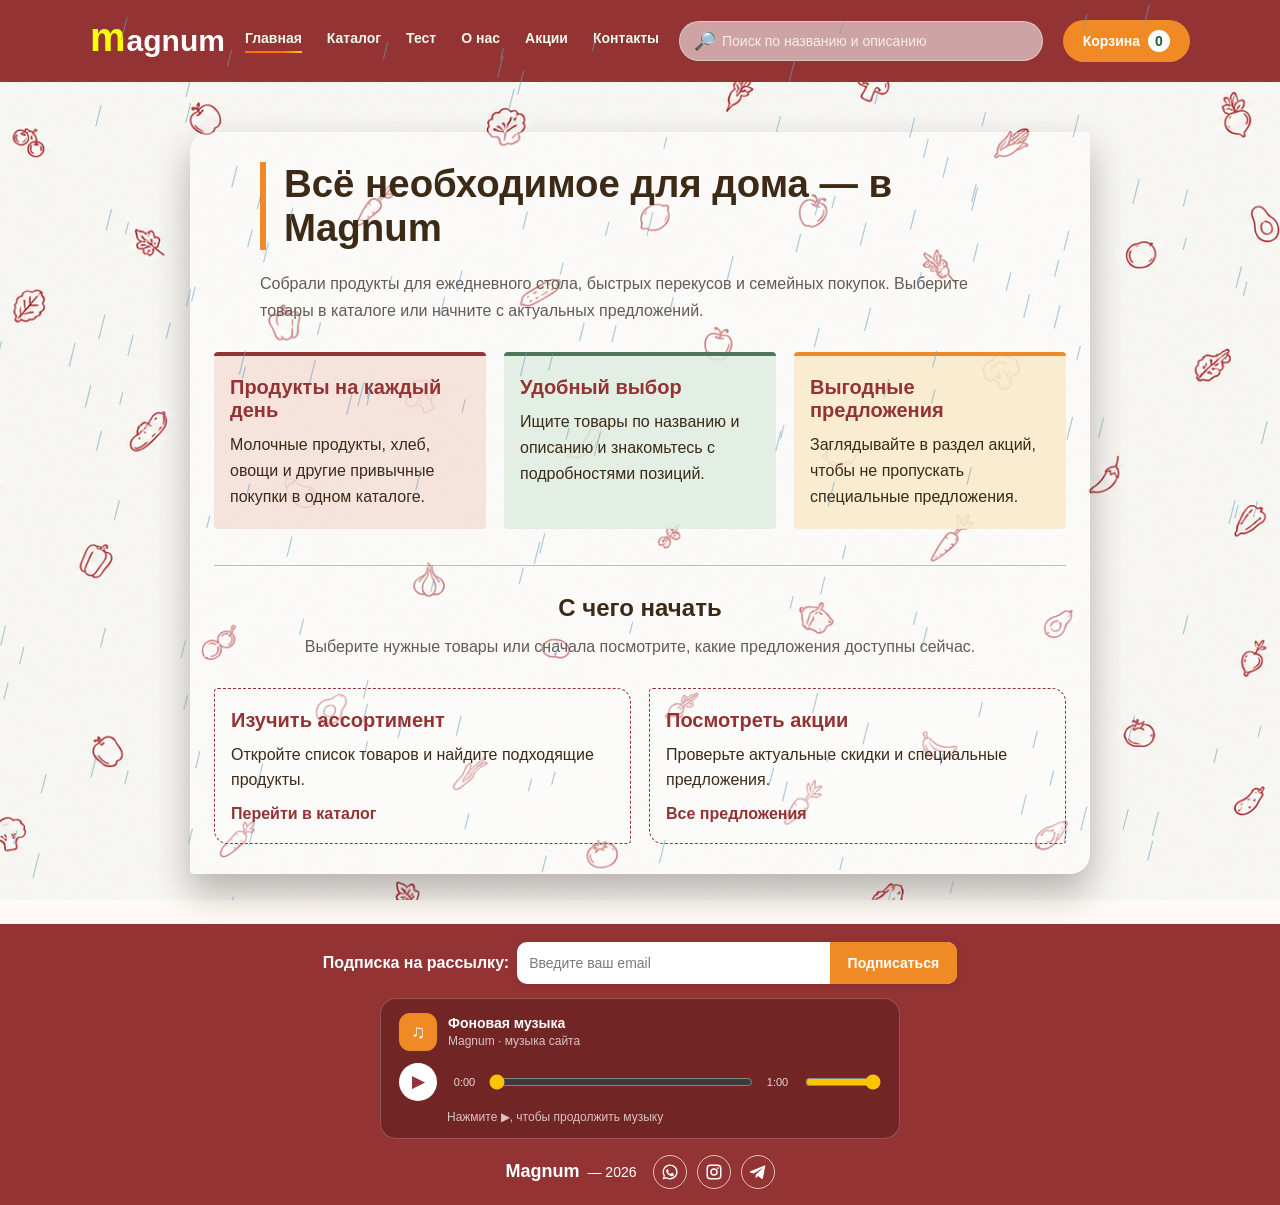
<file: index.html>
<!DOCTYPE html>
<html lang="ru">
<head>
    <meta charset="UTF-8">
    <meta name="viewport" content="width=device-width, initial-scale=1.0">
    <title>market</title>
    <link rel="stylesheet" href="music-player.css">
    <style>
        * {
            box-sizing: border-box;
        }

        body {
            margin: 0;
            font-family: Arial, sans-serif;
            background-color: #fffaf5;
            background-image: url("ChatGPT Image 29 сент. 2026 г., 17_31_54.png");
            background-position: center;
            background-size: cover;
            background-attachment: fixed;
            background-repeat: no-repeat;
            color: #333333;
            min-height: 100vh;
            display: flex;
            flex-direction: column;
        }

        main {
            flex: 1;
        }

        .container {
            width: min(1100px, calc(100% - 40px));
            margin: 0 auto;
        }

        .site-header {
            background: #943333;
            color: #ffffff;
            padding: 15px 0;
        }

        .header-wrap {
            display: flex;
            align-items: center;
            justify-content: space-between;
            gap: 20px;
            flex-wrap: wrap;
        }

        .header-search {
            flex: 1;
            max-width: 420px;
            min-width: 200px;
            position: relative;
            order: 2;
            margin-left: auto;
        }

        .header-search input {
            width: 100%;
            padding: 11px 15px 11px 42px;
            border: 1px solid rgba(255, 255, 255, 0.35);
            border-radius: 25px;
            background: rgba(253, 253, 253, 0.555);
            color: #ffffff;
            font-size: 14px;
            outline: none;
            transition: transform 0.2s ease, box-shadow 0.2s ease;
        }

        .header-search input::placeholder {
            color: rgba(255, 255, 255, 0.8);
        }

        .header-search .search-icon {
            position: absolute;
            z-index: 1;
            left: 15px;
            top: 50%;
            transform: translateY(-50%);
            transition: transform 0.2s ease;
            font-size: 18px;
            color: #ffffff;
            pointer-events: none;
        }

        .logo {
            color: #ffffff;
            text-decoration: none;
            font-size: 30px;
            font-weight: 700;
            font-family: Arial, sans-serif;
            display: flex;
            align-items: center;
            gap: 1px;
        }

        .logo-icon {
            font-size: 40px;
            color: #fbff00;
            margin-bottom: 7px;
        }

        .main-menu {
            display: flex;
            align-items: center;
            gap: 25px;
        }

        .main-menu a {
            color: #edf9ea;
            font-size: 14px;
            font-weight: 700;
            font-family: Arial, sans-serif;
            text-decoration: none;
        }

        .main-menu a::after {
            content: "";
            display: block;
            width: 0;
            height: 2px;
            background: linear-gradient(to right, #fa7000, #ff7300, #ff7300, #ffc400);
            margin-top: 5px;
            transition: width 0.3s ease;
        }

        .main-menu a:hover::after,
        .main-menu a.active::after {
            width: 100%;
        }

        .cart {
            background: #f08a24;
            color: #ffffff;
            border-radius: 25px;
            padding: 10px 20px;
            font-size: 14px;
            font-weight: 700;
            text-decoration: none;
            display: flex;
            gap: 8px;
            align-items: center;
            margin-left: auto;
            order: 3;
            transition: transform 0.2s ease, box-shadow 0.2s ease, background-color 0.2s ease;
        }

        @media (hover: hover) and (prefers-reduced-motion: no-preference) {
            .header-search:hover .search-icon {
                transform: translate(-3px, -50%);
            }

            .header-search:hover input {
                transform: scale(1.03);
                box-shadow: 0 4px 12px rgba(0, 0, 0, 0.2);
            }

            .cart:hover {
                transform: scale(1.06);
                background: #d97818;
                box-shadow: 0 4px 12px rgba(0, 0, 0, 0.2);
            }
        }

        .cart-count {
            background: #ffffff;
            color: #245b34;
            border-radius: 50%;
            width: 22px;
            height: 22px;
            display: inline-flex;
            align-items: center;
            justify-content: center;
            font-weight: 800;
        }

        .site-footer {
            background: #943333;
            color: #ffffff;
            padding: 18px 0 16px;
            text-align: center;
            font-size: 14px;
            margin-top: auto;
        }

        .site-footer .container {
            display: flex;
            align-items: center;
            justify-content: center;
            gap: 8px;
            flex-wrap: wrap;
        }

        .site-footer .footer-name {
            font-weight: 700;
            font-size: 18px;
        }

        .footer-socials {
            display: flex;
            align-items: center;
            gap: 10px;
            margin-left: 8px;
        }

        .footer-social-link {
            display: inline-flex;
            align-items: center;
            justify-content: center;
            width: 34px;
            height: 34px;
            color: #ffffff;
            border: 1px solid rgba(255, 255, 255, 0.7);
            border-radius: 50%;
            transition: background-color 0.2s ease, color 0.2s ease;
        }

        .footer-social-link:hover,
        .footer-social-link:focus-visible {
            background: #ffffff;
            color: #943333;
        }

        .footer-social-link svg {
            width: 18px;
            height: 18px;
            fill: currentColor;
        }

        .footer-newsletter {
            display: flex;
            align-items: center;
            justify-content: center;
            gap: 12px;
            flex-wrap: wrap;
            margin-bottom: 14px;
        }

        .footer-newsletter-label {
            color: #ffffff;
            font-size: 16px;
            font-weight: 700;
        }

        .subscribe-form {
            display: flex;
            align-items: center;
            background: #ffffff;
            border-radius: 10px;
            overflow: hidden;
            width: min(440px, 100%);
            min-height: 42px;
            box-shadow: 0 2px 8px rgba(0, 0, 0, 0.08);
        }

        .subscribe-form input {
            flex: 1;
            min-width: 0;
            border: none;
            outline: none;
            background: transparent;
            color: #333333;
            font-size: 14px;
            padding: 0 12px;
            height: 42px;
        }

        .subscribe-form input::placeholder {
            color: #7a7a7a;
        }

        .subscribe-form button {
            border: none;
            background: #f08a24;
            color: #ffffff;
            font-weight: 700;
            font-size: 14px;
            padding: 0 18px;
            height: 42px;
            cursor: pointer;
            transition: background 0.2s ease;
        }

        .subscribe-form button:hover {
            background: #dd7d1b;
        }

    .page {
        padding: 50px 0;
    }

    .page-card {
        max-width: 900px;
        margin: 0 auto;
        background: rgba(255, 255, 255, 0.4);
        border: 2px solid #943333;
        border-radius: 12px;
        padding: 30px 24px;
        box-shadow: 0 12px 28px rgba(35, 20, 12, 0.24);
    }

    .page-title {
        margin: 0 0 20px;
        text-align: center;
        color: #3c2a17;
        font-size: clamp(28px, 3vw, 40px);
    }

    .page-text {
        margin: 0;
        color: #625c55;
        font-size: 16px;
        line-height: 1.7;
        text-align: center;
    }

    .info-grid {
        display: grid;
        grid-template-columns: repeat(auto-fit, minmax(200px, 1fr));
        gap: 18px;
        margin-top: 28px;
    }

    .info-card {
        background: rgba(255, 255, 255, 0.3);
        border: 1px solid #c97b66;
        border-radius: 12px;
        padding: 20px 16px;
        text-align: center;
        box-shadow: 0 4px 10px rgba(60, 42, 23, 0.12);
        transition: transform 0.2s ease, box-shadow 0.2s ease;
    }

    @media (hover: hover) and (prefers-reduced-motion: no-preference) {
        .info-card:hover {
            z-index: 1;
            transform: scale(1.04);
            box-shadow: 0 10px 20px rgba(60, 42, 23, 0.2);
        }
    }

    .info-card h3 {
        margin: 0 0 10px;
        color: #943333;
        font-size: 20px;
    }

    .info-card p {
        margin: 0;
        color: #3c2a17;
        line-height: 1.6;
    }

    .content-section {
        margin-top: 36px;
        padding-top: 28px;
        border-top: 1px solid rgba(148, 51, 51, 0.35);
    }

    .section-title {
        margin: 0 0 12px;
        color: #3c2a17;
        font-size: 24px;
        text-align: center;
    }

    .section-text {
        max-width: 720px;
        margin: 0 auto;
        color: #625c55;
        line-height: 1.6;
        text-align: center;
    }

    .home-card {
        border: 0;
        border-radius: 20px 4px 20px 4px;
        box-shadow: 0 18px 36px rgba(35, 20, 12, 0.3);
    }

    .home-card .page-title {
        max-width: 760px;
        margin-left: auto;
        margin-right: auto;
        padding-left: 18px;
        border-left: 6px solid #f08a24;
        text-align: left;
    }

    .home-card .page-text {
        max-width: 760px;
        margin: 0 auto;
        text-align: left;
    }

    .home-highlights .info-card {
        border: 0;
        border-top: 4px solid #943333;
        border-radius: 4px;
        box-shadow: none;
        text-align: left;
    }

    .home-highlights .info-card:nth-child(1) {
        background: rgba(245, 222, 214, 0.82);
        border-top-color: #943333;
    }

    .home-highlights .info-card:nth-child(2) {
        background: rgba(222, 237, 224, 0.82);
        border-top-color: #4f765a;
    }

    .home-highlights .info-card:nth-child(3) {
        background: rgba(250, 235, 202, 0.86);
        border-top-color: #f08a24;
    }

    .home-actions .info-card {
        border-style: dashed;
        border-color: #943333;
        border-radius: 4px 14px 4px 14px;
        box-shadow: none;
        text-align: left;
    }

    .info-card a {
        display: inline-block;
        margin-top: 12px;
        color: #943333;
        font-weight: 700;
        text-decoration: none;
    }

    .info-card a:hover {
        color: #f08a24;
        text-decoration: underline;
    }

    @media (max-width: 360px) {
        .main-menu {
            width: 100%;
            justify-content: space-between;
            gap: 8px;
        }

        .main-menu a {
            font-size: 12px;
        }
    }

    
    </style>
</head> 
<body>
    <canvas id="rainfall" aria-hidden="true"></canvas>
    <header class="site-header">
        <div class="container header-wrap">
            <a class="logo" href="#">
                <span class="logo-icon">m</span>
                <span class="logo-text">agnum</span>
            </a>

            <nav class="main-menu">
                <a class="active" href="index.html">Главная</a>
                <a href="catalog.html">Каталог</a>
                <a href="quiz.html">Тест</a>
                <a href="aboutus.html">О нас</a>
                <a href="sales.html">Акции</a>
                <a href="cont.html">Контакты</a>
            </nav>

            <a class="cart" href="#">
                <span>Корзина</span>
                <span class="cart-count">0</span>
            </a>

            <div class="header-search">
                <span class="search-icon">🔎</span>
                <input id="productSearch" type="text" placeholder="Поиск по названию и описанию" aria-label="Поиск по названию и описанию">
            </div>
        </div>
    </header>

    <main class="page">
        <div class="container">
            <div class="page-card home-card">
                <h1 class="page-title">Всё необходимое для дома — в Magnum</h1>
                <p class="page-text">Собрали продукты для ежедневного стола, быстрых перекусов и семейных покупок. Выберите товары в каталоге или начните с актуальных предложений.</p>

                <div class="info-grid home-highlights">
                    <div class="info-card">
                        <h3>Продукты на каждый день</h3>
                        <p>Молочные продукты, хлеб, овощи и другие привычные покупки в одном каталоге.</p>
                    </div>
                    <div class="info-card">
                        <h3>Удобный выбор</h3>
                        <p>Ищите товары по названию и описанию и знакомьтесь с подробностями позиций.</p>
                    </div>
                    <div class="info-card">
                        <h3>Выгодные предложения</h3>
                        <p>Заглядывайте в раздел акций, чтобы не пропускать специальные предложения.</p>
                    </div>
                </div>

                <section class="content-section">
                    <h2 class="section-title">С чего начать</h2>
                    <p class="section-text">Выберите нужные товары или сначала посмотрите, какие предложения доступны сейчас.</p>
                    <div class="info-grid home-actions">
                        <div class="info-card">
                            <h3>Изучить ассортимент</h3>
                            <p>Откройте список товаров и найдите подходящие продукты.</p>
                            <a href="catalog.html">Перейти в каталог</a>
                        </div>
                        <div class="info-card">
                            <h3>Посмотреть акции</h3>
                            <p>Проверьте актуальные скидки и специальные предложения.</p>
                            <a href="sales.html">Все предложения</a>
                        </div>
                    </div>
                </section>
            </div>
        </div>
    </main>

    <footer class="site-footer">
        <div class="container footer-newsletter">
            <span class="footer-newsletter-label">Подписка на рассылку:</span>
            <form class="subscribe-form">
                <input type="email" placeholder="Введите ваш email">
                <button type="button">Подписаться</button>
            </form>
        </div>

        <div class="music-player" aria-label="Музыкальный плеер">
            <audio id="background-music" preload="metadata" loop>
                <source src="jonasblakewood-background-music-618629.mp3" type="audio/mpeg">
            </audio>
            <div class="music-player__heading">
                <span class="music-player__icon" aria-hidden="true">♫</span>
                <div class="music-player__track">
                    <span class="music-player__title">Фоновая музыка</span>
                    <span class="music-player__subtitle">Magnum · музыка сайта</span>
                </div>
            </div>
            <div class="music-player__controls">
                <button class="music-player__button" id="music-play" type="button" aria-label="Воспроизвести" aria-pressed="false">▶</button>
                <div class="music-player__timeline">
                    <span class="music-player__time" id="music-current-time">0:00</span>
                    <input id="music-progress" type="range" min="0" max="0" value="0" aria-label="Позиция воспроизведения">
                    <span class="music-player__time" id="music-duration">0:00</span>
                </div>
                <input class="music-player__volume" id="music-volume" type="range" min="0" max="1" step="0.01" value="1" aria-label="Громкость">
            </div>
            <span class="music-player__status" id="music-status" role="status" aria-live="polite"></span>
        </div>

        <div class="container">
            <span class="footer-name">Magnum</span>
            <span> — 2026</span>
            <div class="footer-socials" aria-label="Мы в социальных сетях">
                <a class="footer-social-link" href="https://www.whatsapp.com/" target="_blank" rel="noopener noreferrer" aria-label="WhatsApp">
                    <svg viewBox="0 0 24 24" aria-hidden="true"><path d="M12.04 2a9.87 9.87 0 0 0-8.45 14.97L2.3 22l5.16-1.35A9.93 9.93 0 1 0 12.04 2Zm0 18.08a8.18 8.18 0 0 1-4.17-1.14l-.3-.18-3.06.8.82-2.98-.2-.31a8.18 8.18 0 1 1 6.91 3.81Zm4.49-6.13c-.25-.13-1.48-.73-1.71-.81-.23-.08-.4-.13-.57.13-.17.25-.65.81-.8.98-.15.17-.3.19-.55.06-.25-.12-1.05-.39-2-.1-.74-.68-1.24-1.52-1.38-1.77-.15-.25-.02-.39.11-.52.11-.11.25-.3.37-.44.12-.15.16-.25.25-.42.08-.17.04-.31-.02-.44-.06-.13-.57-1.37-.78-1.88-.2-.49-.41-.42-.57-.43h-.49c-.17 0-.44.06-.67.31-.23.25-.88.86-.88 2.1s.9 2.43 1.03 2.6c.13.17 1.77 2.7 4.28 3.78.6.26 1.07.41 1.44.52.6.19 1.15.16 1.58.1.48-.07 1.48-.61 1.69-1.2.21-.59.21-1.1.15-1.2-.06-.11-.23-.17-.48-.3Z"/></svg>
                </a>
                <a class="footer-social-link" href="https://www.instagram.com/" target="_blank" rel="noopener noreferrer" aria-label="Instagram">
                    <svg viewBox="0 0 24 24" aria-hidden="true"><path d="M7 2h10a5 5 0 0 1 5 5v10a5 5 0 0 1-5 5H7a5 5 0 0 1-5-5V7a5 5 0 0 1 5-5Zm0 2a3 3 0 0 0-3 3v10a3 3 0 0 0 3 3h10a3 3 0 0 0 3-3V7a3 3 0 0 0-3-3H7Zm5 3a5 5 0 1 1 0 10 5 5 0 0 1 0-10Zm0 2a3 3 0 1 0 0 6 3 3 0 0 0 0-6Zm5.25-3.5a1.25 1.25 0 1 1 0 2.5 1.25 1.25 0 0 1 0-2.5Z"/></svg>
                </a>
                <a class="footer-social-link" href="https://t.me/" target="_blank" rel="noopener noreferrer" aria-label="Telegram">
                    <svg viewBox="0 0 24 24" aria-hidden="true"><path d="M21.8 3.2 18.6 20c-.24 1.19-.86 1.48-1.74.92l-4.8-3.54-2.32 2.23c-.26.26-.48.48-.98.48l.35-4.9 8.92-8.06c.39-.35-.08-.54-.6-.19L6.41 14.02l-4.7-1.47c-1.02-.32-1.04-1.02.21-1.51L20.3 3.46c.85-.31 1.6.2 1.5-.26Z"/></svg>
                </a>
            </div>
        </div>
    </footer>
    <script src="music-player.js"></script>
</file>
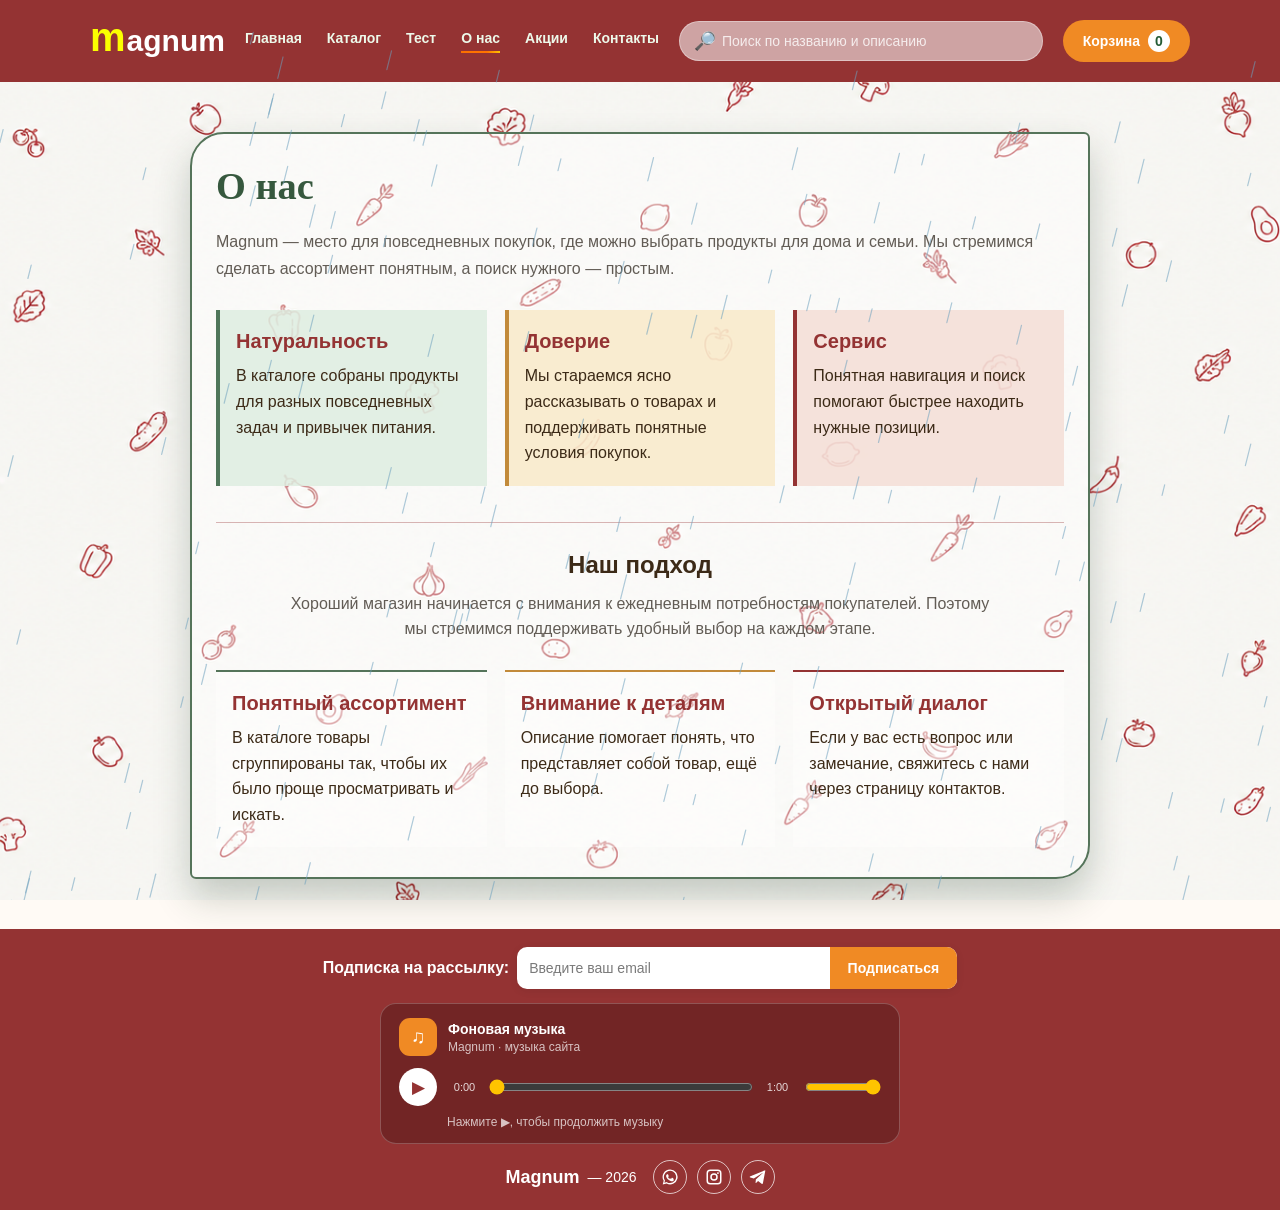
<file: aboutus.html>
<!DOCTYPE html>
<html lang="ru">
<head>
    <meta charset="UTF-8">
    <meta name="viewport" content="width=device-width, initial-scale=1.0">
    <title>market</title>
    <link rel="stylesheet" href="music-player.css">
    <style>
        * {
            box-sizing: border-box;
        }

        body {
            margin: 0;
            font-family: Arial, sans-serif;
            background-color: #fffaf5;
            background-image: url("ChatGPT Image 29 сент. 2026 г., 17_31_54.png");
            background-position: center;
            background-size: cover;
            background-attachment: fixed;
            background-repeat: no-repeat;
            color: #333333;
            min-height: 100vh;
            display: flex;
            flex-direction: column;
        }

        main {
            flex: 1;
        }

        .container {
            width: min(1100px, calc(100% - 40px));
            margin: 0 auto;
        }

        .site-header {
            background: #943333;
            color: #ffffff;
            padding: 15px 0;
        }

        .header-wrap {
            display: flex;
            align-items: center;
            justify-content: space-between;
            gap: 20px;
            flex-wrap: wrap;
        }

        .header-search {
            flex: 1;
            max-width: 420px;
            min-width: 200px;
            position: relative;
            order: 2;
            margin-left: auto;
        }

        .header-search input {
            width: 100%;
            padding: 11px 15px 11px 42px;
            border: 1px solid rgba(255, 255, 255, 0.35);
            border-radius: 25px;
            background: rgba(253, 253, 253, 0.555);
            color: #ffffff;
            font-size: 14px;
            outline: none;
            transition: transform 0.2s ease, box-shadow 0.2s ease;
        }

        .header-search input::placeholder {
            color: rgba(255, 255, 255, 0.8);
        }

        .header-search .search-icon {
            position: absolute;
            z-index: 1;
            left: 15px;
            top: 50%;
            transform: translateY(-50%);
            transition: transform 0.2s ease;
            font-size: 18px;
            color: #ffffff;
            pointer-events: none;
        }

        .logo {
            color: #ffffff;
            text-decoration: none;
            font-size: 30px;
            font-weight: 700;
            font-family: Arial, sans-serif;
            display: flex;
            align-items: center;
            gap: 1px;
        }

        .logo-icon {
            font-size: 40px;
            color: #fbff00;
            margin-bottom: 7px;
        }

        .main-menu {
            display: flex;
            align-items: center;
            gap: 25px;
        }

        .main-menu a {
            color: #edf9ea;
            font-size: 14px;
            font-weight: 700;
            font-family: Arial, sans-serif;
            text-decoration: none;
        }

        .main-menu a::after {
            content: "";
            display: block;
            width: 0;
            height: 2px;
            background: linear-gradient(to right, #fa7000, #ff7300, #ff7300, #ffc400);
            margin-top: 5px;
            transition: width 0.3s ease;
        }

        .main-menu a:hover::after,
        .main-menu a.active::after {
            width: 100%;
        }

        .cart {
            background: #f08a24;
            color: #ffffff;
            border-radius: 25px;
            padding: 10px 20px;
            font-size: 14px;
            font-weight: 700;
            text-decoration: none;
            display: flex;
            gap: 8px;
            align-items: center;
            margin-left: auto;
            order: 3;
            transition: transform 0.2s ease, box-shadow 0.2s ease, background-color 0.2s ease;
        }

        @media (hover: hover) and (prefers-reduced-motion: no-preference) {
            .header-search:hover .search-icon {
                transform: translate(-3px, -50%);
            }

            .header-search:hover input {
                transform: scale(1.03);
                box-shadow: 0 4px 12px rgba(0, 0, 0, 0.2);
            }

            .cart:hover {
                transform: scale(1.06);
                background: #d97818;
                box-shadow: 0 4px 12px rgba(0, 0, 0, 0.2);
            }
        }

        .cart-count {
            background: #ffffff;
            color: #245b34;
            border-radius: 50%;
            width: 22px;
            height: 22px;
            display: inline-flex;
            align-items: center;
            justify-content: center;
            font-weight: 800;
        }

        .site-footer {
            background: #943333;
            color: #ffffff;
            padding: 18px 0 16px;
            text-align: center;
            font-size: 14px;
            margin-top: auto;
        }

        .site-footer .container {
            display: flex;
            align-items: center;
            justify-content: center;
            gap: 8px;
            flex-wrap: wrap;
        }

        .site-footer .footer-name {
            font-weight: 700;
            font-size: 18px;
        }

        .footer-socials {
            display: flex;
            align-items: center;
            gap: 10px;
            margin-left: 8px;
        }

        .footer-social-link {
            display: inline-flex;
            align-items: center;
            justify-content: center;
            width: 34px;
            height: 34px;
            color: #ffffff;
            border: 1px solid rgba(255, 255, 255, 0.7);
            border-radius: 50%;
            transition: background-color 0.2s ease, color 0.2s ease;
        }

        .footer-social-link:hover,
        .footer-social-link:focus-visible {
            background: #ffffff;
            color: #943333;
        }

        .footer-social-link svg {
            width: 18px;
            height: 18px;
            fill: currentColor;
        }

        .footer-newsletter {
            display: flex;
            align-items: center;
            justify-content: center;
            gap: 12px;
            flex-wrap: wrap;
            margin-bottom: 14px;
        }

        .footer-newsletter-label {
            color: #ffffff;
            font-size: 16px;
            font-weight: 700;
        }

        .subscribe-form {
            display: flex;
            align-items: center;
            background: #ffffff;
            border-radius: 10px;
            overflow: hidden;
            width: min(440px, 100%);
            min-height: 42px;
            box-shadow: 0 2px 8px rgba(0, 0, 0, 0.08);
        }

        .subscribe-form input {
            flex: 1;
            min-width: 0;
            border: none;
            outline: none;
            background: transparent;
            color: #333333;
            font-size: 14px;
            padding: 0 12px;
            height: 42px;
        }

        .subscribe-form input::placeholder {
            color: #7a7a7a;
        }

        .subscribe-form button {
            border: none;
            background: #f08a24;
            color: #ffffff;
            font-weight: 700;
            font-size: 14px;
            padding: 0 18px;
            height: 42px;
            cursor: pointer;
            transition: background 0.2s ease;
        }

        .subscribe-form button:hover {
            background: #dd7d1b;
        }

    .page {
        padding: 50px 0;
    }

    .page-card {
        max-width: 900px;
        margin: 0 auto;
        background: rgba(255, 255, 255, 0.4);
        border: 2px solid #943333;
        border-radius: 12px;
        padding: 30px 24px;
        box-shadow: 0 12px 28px rgba(35, 20, 12, 0.24);
    }

    .page-title {
        margin: 0 0 20px;
        text-align: center;
        color: #3c2a17;
        font-size: clamp(28px, 3vw, 40px);
    }

    .page-text {
        margin: 0;
        color: #625c55;
        font-size: 16px;
        line-height: 1.7;
        text-align: center;
    }

    .info-grid {
        display: grid;
        grid-template-columns: repeat(auto-fit, minmax(200px, 1fr));
        gap: 18px;
        margin-top: 28px;
    }

    .info-card {
        background: rgba(255, 255, 255, 0.3);
        border: 1px solid #c97b66;
        border-radius: 12px;
        padding: 20px 16px;
        text-align: center;
        box-shadow: 0 4px 10px rgba(60, 42, 23, 0.12);
        transition: transform 0.2s ease, box-shadow 0.2s ease;
    }

    @media (hover: hover) and (prefers-reduced-motion: no-preference) {
        .info-card:hover {
            z-index: 1;
            transform: scale(1.04);
            box-shadow: 0 10px 20px rgba(60, 42, 23, 0.2);
        }
    }

    .info-card h3 {
        margin: 0 0 10px;
        color: #943333;
        font-size: 20px;
    }

    .info-card p {
        margin: 0;
        color: #3c2a17;
        line-height: 1.6;
    }

    .content-section {
        margin-top: 36px;
        padding-top: 28px;
        border-top: 1px solid rgba(148, 51, 51, 0.35);
    }

    .section-title {
        margin: 0 0 12px;
        color: #3c2a17;
        font-size: 24px;
        text-align: center;
    }

    .section-text {
        max-width: 720px;
        margin: 0 auto;
        color: #625c55;
        line-height: 1.6;
        text-align: center;
    }

    .about-card {
        border-color: #55745a;
        border-radius: 34px 6px 34px 6px;
        box-shadow: 0 18px 36px rgba(35, 58, 39, 0.24);
    }

    .about-card .page-title {
        color: #36583e;
        font-family: Georgia, serif;
        text-align: left;
    }

    .about-card .page-text {
        text-align: left;
    }

    .about-values .info-card {
        border: 0;
        border-left: 4px solid #55745a;
        border-radius: 0;
        box-shadow: none;
        text-align: left;
    }

    .about-values .info-card:nth-child(1) {
        background: rgba(222, 237, 224, 0.84);
        border-left-color: #4f765a;
    }

    .about-values .info-card:nth-child(2) {
        background: rgba(250, 235, 202, 0.86);
        border-left-color: #c28a3a;
    }

    .about-values .info-card:nth-child(3) {
        background: rgba(245, 222, 214, 0.84);
        border-left-color: #943333;
    }

    .about-principles .info-card {
        border: 0;
        border-top: 2px solid #55745a;
        border-radius: 0;
        box-shadow: none;
        text-align: left;
    }

    .about-principles .info-card:nth-child(2) {
        border-top-color: #c28a3a;
    }

    .about-principles .info-card:nth-child(3) {
        border-top-color: #943333;
    }

    @media (max-width: 360px) {
        .main-menu {
            width: 100%;
            justify-content: space-between;
            gap: 8px;
        }

        .main-menu a {
            font-size: 12px;
        }
    }

    
    </style>
</head> 
<body>
    <canvas id="rainfall" aria-hidden="true"></canvas>
    <header class="site-header">
        <div class="container header-wrap">
            <a class="logo" href="#">
                <span class="logo-icon">m</span>
                <span class="logo-text">agnum</span>
            </a>

            <nav class="main-menu">
                <a href="index.html">Главная</a>
                <a href="catalog.html">Каталог</a>
                <a href="quiz.html">Тест</a>
                <a class="active" href="aboutus.html">О нас</a>
                <a href="sales.html">Акции</a>
                <a href="cont.html">Контакты</a>
            </nav>

            <a class="cart" href="#">
                <span>Корзина</span>
                <span class="cart-count">0</span>
            </a>

            <div class="header-search">
                <span class="search-icon">🔎</span>
                <input id="productSearch" type="text" placeholder="Поиск по названию и описанию" aria-label="Поиск по названию и описанию">
            </div>
        </div>
    </header>

    <main class="page">
        <div class="container">
            <div class="page-card about-card">
                <h1 class="page-title">О нас</h1>
                <p class="page-text">Magnum — место для повседневных покупок, где можно выбрать продукты для дома и семьи. Мы стремимся сделать ассортимент понятным, а поиск нужного — простым.</p>

                <div class="info-grid about-values">
                    <div class="info-card">
                        <h3>Натуральность</h3>
                        <p>В каталоге собраны продукты для разных повседневных задач и привычек питания.</p>
                    </div>
                    <div class="info-card">
                        <h3>Доверие</h3>
                        <p>Мы стараемся ясно рассказывать о товарах и поддерживать понятные условия покупок.</p>
                    </div>
                    <div class="info-card">
                        <h3>Сервис</h3>
                        <p>Понятная навигация и поиск помогают быстрее находить нужные позиции.</p>
                    </div>
                </div>

                <section class="content-section">
                    <h2 class="section-title">Наш подход</h2>
                    <p class="section-text">Хороший магазин начинается с внимания к ежедневным потребностям покупателей. Поэтому мы стремимся поддерживать удобный выбор на каждом этапе.</p>
                    <div class="info-grid about-principles">
                        <div class="info-card">
                            <h3>Понятный ассортимент</h3>
                            <p>В каталоге товары сгруппированы так, чтобы их было проще просматривать и искать.</p>
                        </div>
                        <div class="info-card">
                            <h3>Внимание к деталям</h3>
                            <p>Описание помогает понять, что представляет собой товар, ещё до выбора.</p>
                        </div>
                        <div class="info-card">
                            <h3>Открытый диалог</h3>
                            <p>Если у вас есть вопрос или замечание, свяжитесь с нами через страницу контактов.</p>
                        </div>
                    </div>
                </section>
            </div>
        </div>
    </main>

    <footer class="site-footer">
        <div class="container footer-newsletter">
            <span class="footer-newsletter-label">Подписка на рассылку:</span>
            <form class="subscribe-form">
                <input type="email" placeholder="Введите ваш email">
                <button type="button">Подписаться</button>
            </form>
        </div>

        <div class="music-player" aria-label="Музыкальный плеер">
            <audio id="background-music" preload="metadata" loop>
                <source src="jonasblakewood-background-music-618629.mp3" type="audio/mpeg">
            </audio>
            <div class="music-player__heading">
                <span class="music-player__icon" aria-hidden="true">♫</span>
                <div class="music-player__track">
                    <span class="music-player__title">Фоновая музыка</span>
                    <span class="music-player__subtitle">Magnum · музыка сайта</span>
                </div>
            </div>
            <div class="music-player__controls">
                <button class="music-player__button" id="music-play" type="button" aria-label="Воспроизвести" aria-pressed="false">▶</button>
                <div class="music-player__timeline">
                    <span class="music-player__time" id="music-current-time">0:00</span>
                    <input id="music-progress" type="range" min="0" max="0" value="0" aria-label="Позиция воспроизведения">
                    <span class="music-player__time" id="music-duration">0:00</span>
                </div>
                <input class="music-player__volume" id="music-volume" type="range" min="0" max="1" step="0.01" value="1" aria-label="Громкость">
            </div>
            <span class="music-player__status" id="music-status" role="status" aria-live="polite"></span>
        </div>

        <div class="container">
            <span class="footer-name">Magnum</span>
            <span> — 2026</span>
            <div class="footer-socials" aria-label="Мы в социальных сетях">
                <a class="footer-social-link" href="https://www.whatsapp.com/" target="_blank" rel="noopener noreferrer" aria-label="WhatsApp">
                    <svg viewBox="0 0 24 24" aria-hidden="true"><path d="M12.04 2a9.87 9.87 0 0 0-8.45 14.97L2.3 22l5.16-1.35A9.93 9.93 0 1 0 12.04 2Zm0 18.08a8.18 8.18 0 0 1-4.17-1.14l-.3-.18-3.06.8.82-2.98-.2-.31a8.18 8.18 0 1 1 6.91 3.81Zm4.49-6.13c-.25-.13-1.48-.73-1.71-.81-.23-.08-.4-.13-.57.13-.17.25-.65.81-.8.98-.15.17-.3.19-.55.06-.25-.12-1.05-.39-2-.1-.74-.68-1.24-1.52-1.38-1.77-.15-.25-.02-.39.11-.52.11-.11.25-.3.37-.44.12-.15.16-.25.25-.42.08-.17.04-.31-.02-.44-.06-.13-.57-1.37-.78-1.88-.2-.49-.41-.42-.57-.43h-.49c-.17 0-.44.06-.67.31-.23.25-.88.86-.88 2.1s.9 2.43 1.03 2.6c.13.17 1.77 2.7 4.28 3.78.6.26 1.07.41 1.44.52.6.19 1.15.16 1.58.1.48-.07 1.48-.61 1.69-1.2.21-.59.21-1.1.15-1.2-.06-.11-.23-.17-.48-.3Z"/></svg>
                </a>
                <a class="footer-social-link" href="https://www.instagram.com/" target="_blank" rel="noopener noreferrer" aria-label="Instagram">
                    <svg viewBox="0 0 24 24" aria-hidden="true"><path d="M7 2h10a5 5 0 0 1 5 5v10a5 5 0 0 1-5 5H7a5 5 0 0 1-5-5V7a5 5 0 0 1 5-5Zm0 2a3 3 0 0 0-3 3v10a3 3 0 0 0 3 3h10a3 3 0 0 0 3-3V7a3 3 0 0 0-3-3H7Zm5 3a5 5 0 1 1 0 10 5 5 0 0 1 0-10Zm0 2a3 3 0 1 0 0 6 3 3 0 0 0 0-6Zm5.25-3.5a1.25 1.25 0 1 1 0 2.5 1.25 1.25 0 0 1 0-2.5Z"/></svg>
                </a>
                <a class="footer-social-link" href="https://t.me/" target="_blank" rel="noopener noreferrer" aria-label="Telegram">
                    <svg viewBox="0 0 24 24" aria-hidden="true"><path d="M21.8 3.2 18.6 20c-.24 1.19-.86 1.48-1.74.92l-4.8-3.54-2.32 2.23c-.26.26-.48.48-.98.48l.35-4.9 8.92-8.06c.39-.35-.08-.54-.6-.19L6.41 14.02l-4.7-1.47c-1.02-.32-1.04-1.02.21-1.51L20.3 3.46c.85-.31 1.6.2 1.5-.26Z"/></svg>
                </a>
            </div>
        </div>
    </footer>
    <script src="music-player.js"></script>
</file>
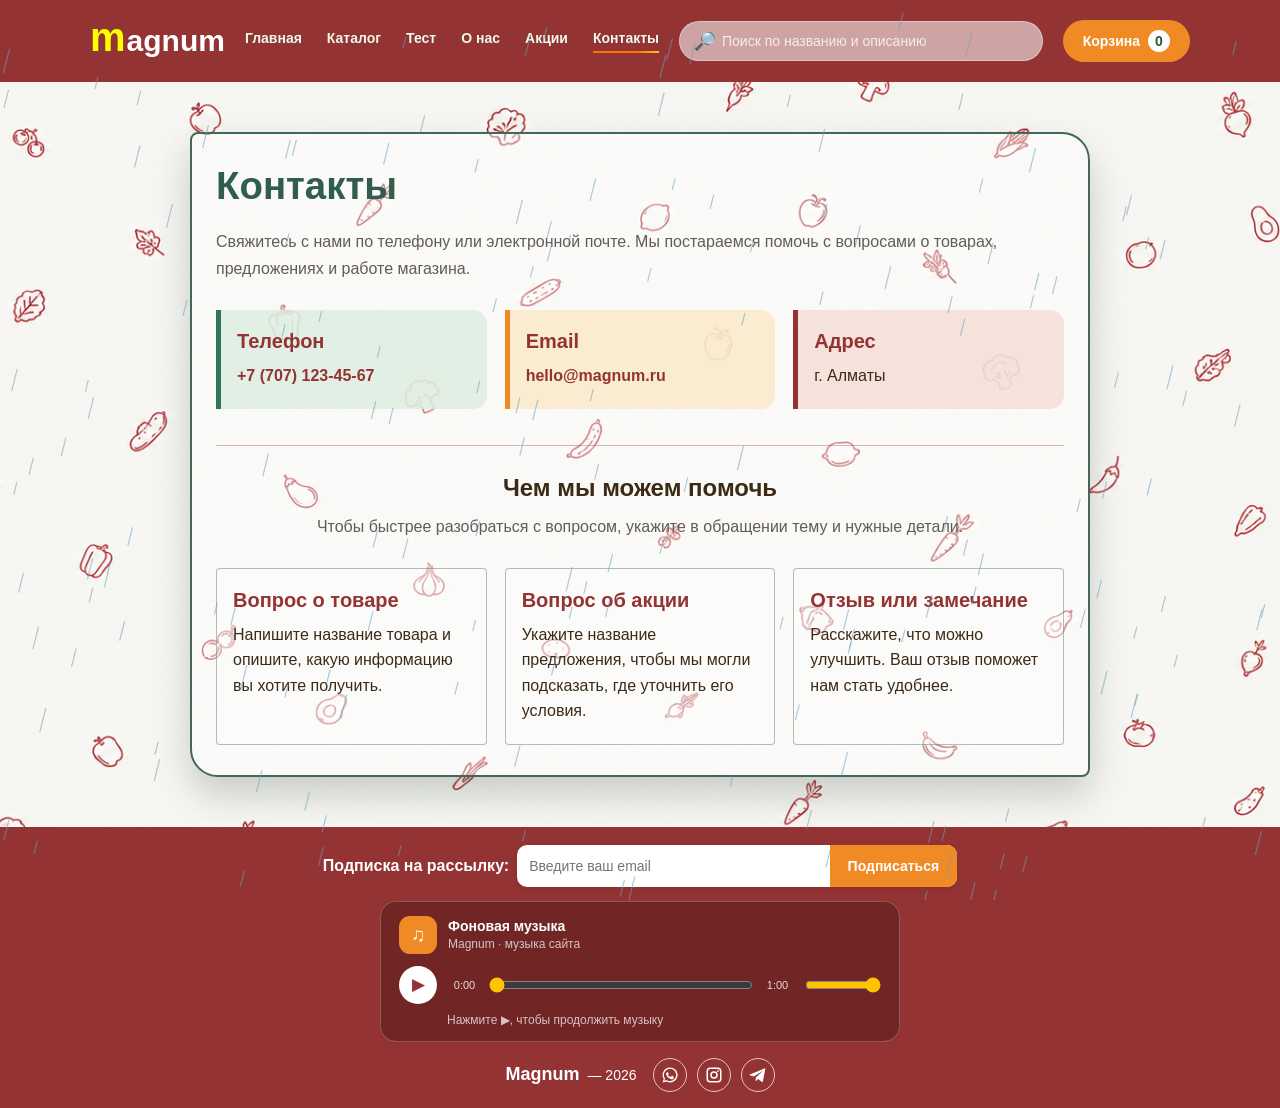
<file: cont.html>
<!DOCTYPE html>
<html lang="ru">
<head>
    <meta charset="UTF-8">
    <meta name="viewport" content="width=device-width, initial-scale=1.0">
    <title>market</title>
    <link rel="stylesheet" href="music-player.css">
    <style>
        * {
            box-sizing: border-box;
        }

        body {
            margin: 0;
            font-family: Arial, sans-serif;
            background-color: #fffaf5;
            background-image: url("ChatGPT Image 29 сент. 2026 г., 17_31_54.png");
            background-position: center;
            background-size: cover;
            background-attachment: fixed;
            background-repeat: no-repeat;
            color: #333333;
            min-height: 100vh;
            display: flex;
            flex-direction: column;
        }

        main {
            flex: 1;
        }

        .container {
            width: min(1100px, calc(100% - 40px));
            margin: 0 auto;
        }

        .site-header {
            background: #943333;
            color: #ffffff;
            padding: 15px 0;
        }

        .header-wrap {
            display: flex;
            align-items: center;
            justify-content: space-between;
            gap: 20px;
            flex-wrap: wrap;
        }

        .header-search {
            flex: 1;
            max-width: 420px;
            min-width: 200px;
            position: relative;
            order: 2;
            margin-left: auto;
        }

        .header-search input {
            width: 100%;
            padding: 11px 15px 11px 42px;
            border: 1px solid rgba(255, 255, 255, 0.35);
            border-radius: 25px;
            background: rgba(253, 253, 253, 0.555);
            color: #ffffff;
            font-size: 14px;
            outline: none;
            transition: transform 0.2s ease, box-shadow 0.2s ease;
        }

        .header-search input::placeholder {
            color: rgba(255, 255, 255, 0.8);
        }

        .header-search .search-icon {
            position: absolute;
            z-index: 1;
            left: 15px;
            top: 50%;
            transform: translateY(-50%);
            transition: transform 0.2s ease;
            font-size: 18px;
            color: #ffffff;
            pointer-events: none;
        }

        .logo {
            color: #ffffff;
            text-decoration: none;
            font-size: 30px;
            font-weight: 700;
            font-family: Arial, sans-serif;
            display: flex;
            align-items: center;
            gap: 1px;
        }

        .logo-icon {
            font-size: 40px;
            color: #fbff00;
            margin-bottom: 7px;
        }

        .main-menu {
            display: flex;
            align-items: center;
            gap: 25px;
        }

        .main-menu a {
            color: #edf9ea;
            font-size: 14px;
            font-weight: 700;
            font-family: Arial, sans-serif;
            text-decoration: none;
        }

        .main-menu a::after {
            content: "";
            display: block;
            width: 0;
            height: 2px;
            background: linear-gradient(to right, #fa7000, #ff7300, #ff7300, #ffc400);
            margin-top: 5px;
            transition: width 0.3s ease;
        }

        .main-menu a:hover::after,
        .main-menu a.active::after {
            width: 100%;
        }

        .cart {
            background: #f08a24;
            color: #ffffff;
            border-radius: 25px;
            padding: 10px 20px;
            font-size: 14px;
            font-weight: 700;
            text-decoration: none;
            display: flex;
            gap: 8px;
            align-items: center;
            margin-left: auto;
            order: 3;
            transition: transform 0.2s ease, box-shadow 0.2s ease, background-color 0.2s ease;
        }

        @media (hover: hover) and (prefers-reduced-motion: no-preference) {
            .header-search:hover .search-icon {
                transform: translate(-3px, -50%);
            }

            .header-search:hover input {
                transform: scale(1.03);
                box-shadow: 0 4px 12px rgba(0, 0, 0, 0.2);
            }

            .cart:hover {
                transform: scale(1.06);
                background: #d97818;
                box-shadow: 0 4px 12px rgba(0, 0, 0, 0.2);
            }
        }

        .cart-count {
            background: #ffffff;
            color: #245b34;
            border-radius: 50%;
            width: 22px;
            height: 22px;
            display: inline-flex;
            align-items: center;
            justify-content: center;
            font-weight: 800;
        }

        .site-footer {
            background: #943333;
            color: #ffffff;
            padding: 18px 0 16px;
            text-align: center;
            font-size: 14px;
            margin-top: auto;
        }

        .site-footer .container {
            display: flex;
            align-items: center;
            justify-content: center;
            gap: 8px;
            flex-wrap: wrap;
        }

        .site-footer .footer-name {
            font-weight: 700;
            font-size: 18px;
        }

        .footer-socials {
            display: flex;
            align-items: center;
            gap: 10px;
            margin-left: 8px;
        }

        .footer-social-link {
            display: inline-flex;
            align-items: center;
            justify-content: center;
            width: 34px;
            height: 34px;
            color: #ffffff;
            border: 1px solid rgba(255, 255, 255, 0.7);
            border-radius: 50%;
            transition: background-color 0.2s ease, color 0.2s ease;
            transition: transform 0.2s ease, background-color 0.2s ease, color 0.2s ease;
}
        

        .footer-social-link:hover{
            background: #ffffff;
            color: #943333;
            transform: scale(1.3);
            
        }

        .footer-social-link svg {
            width: 18px;
            height: 18px;
            fill: currentColor;
        }

        .footer-newsletter {
            display: flex;
            align-items: center;
            justify-content: center;
            gap: 12px;
            flex-wrap: wrap;
            margin-bottom: 14px;
        }

        .footer-newsletter-label {
            color: #ffffff;
            font-size: 16px;
            font-weight: 700;
        }

        .subscribe-form {
            display: flex;
            align-items: center;
            background: #ffffff;
            border-radius: 10px;
            overflow: hidden;
            width: min(440px, 100%);
            min-height: 42px;
            box-shadow: 0 2px 8px rgba(0, 0, 0, 0.08);
        }

        .subscribe-form input {
            flex: 1;
            min-width: 0;
            border: none;
            outline: none;
            background: transparent;
            color: #333333;
            font-size: 14px;
            padding: 0 12px;
            height: 42px;
        }

        .subscribe-form input::placeholder {
            color: #7c7272;
        }

        .subscribe-form button {
            border: none;
            background: #f08a24;
            color: #ffffff;
            font-weight: 700;
            font-size: 14px;
            padding: 0 18px;
            height: 42px;
            cursor: pointer;
            transition: background 0.2s ease;
        }

        .subscribe-form button:hover {
            background: #dd7d1b;
        }

    .page {
        padding: 50px 0;
    }

    .page-card {
        max-width: 900px;
        margin: 0 auto;
        background: rgba(255, 255, 255, 0.4);
        border: 2px solid #943333;
        border-radius: 12px;
        padding: 30px 24px;
        box-shadow: 0 12px 28px rgba(35, 20, 12, 0.24);
    }

    .page-title {
        margin: 0 0 20px;
        text-align: center;
        color: #3c2a17;
        font-size: clamp(28px, 3vw, 40px);
    }

    .page-text {
        margin: 0;
        color: #625c55;
        font-size: 16px;
        line-height: 1.7;
        text-align: center;
    }

    .info-grid {
        display: grid;
        grid-template-columns: repeat(auto-fit, minmax(200px, 1fr));
        gap: 18px;
        margin-top: 28px;
    }

    .info-card {
        background: rgba(255, 255, 255, 0.3);
        border: 1px solid #c97b66;
        border-radius: 12px;
        padding: 20px 16px;
        text-align: center;
        box-shadow: 0 4px 10px rgba(60, 42, 23, 0.12);
        transition: transform 0.2s ease, box-shadow 0.2s ease;
    }

    @media (hover: hover) and (prefers-reduced-motion: no-preference) {
        .info-card:hover {
            z-index: 1;
            transform: scale(1.04);
            box-shadow: 0 10px 20px rgba(60, 42, 23, 0.2);
        }
    }

    .info-card h3 {
        margin: 0 0 10px;
        color: #943333;
        font-size: 20px;
    }

    .info-card p {
        margin: 0;
        color: #3c2a17;
        line-height: 1.6;
    }

    .content-section {
        margin-top: 36px;
        padding-top: 28px;
        border-top: 1px solid rgba(148, 51, 51, 0.35);
    }

    .section-title {
        margin: 0 0 12px;
        color: #3c2a17;
        font-size: 24px;
        text-align: center;
    }

    .section-text {
        max-width: 720px;
        margin: 0 auto;
        color: #625c55;
        line-height: 1.6;
        text-align: center;
    }

    .contact-link {
        color: #943333;
        font-weight: 700;
        text-decoration: none;
    }

    .contact-link:hover {
        color: #f08a24;
        text-decoration: underline;
        
    }

    .contact-page {
        border-color: #42675c;
        border-radius: 8px 28px 8px 28px;
        box-shadow: 0 18px 36px rgba(35, 58, 39, 0.22);
    }

    .contact-page .page-title {
        color: #315d51;
        text-align: left;
    }

    .contact-page .page-text {
        text-align: left;
    }

    .contact-methods .info-card {
        border: 0;
        border-left: 5px solid #315d51;
        border-radius: 0 14px 14px 0;
        box-shadow: none;
        text-align: left;
    }

    .contact-methods .info-card:nth-child(1) {
        background: rgba(222, 237, 224, 0.84);
        border-left-color: #31765a;
    }

    .contact-methods .info-card:nth-child(2) {
        background: rgba(250, 235, 202, 0.86);
        border-left-color: #f08a24;
    }

    .contact-methods .info-card:nth-child(3) {
        background: rgba(245, 222, 214, 0.84);
        border-left-color: #943333;
    }

    .contact-help .info-card {
        border: 1px solid rgba(66, 103, 92, 0.42);
        border-radius: 4px;
        box-shadow: none;
        text-align: left;
    }

    @media (max-width: 360px) {
        .main-menu {
            width: 100%;
            justify-content: space-between;
            gap: 8px;
        }

        .main-menu a {
            font-size: 12px;
        }
    }

    
    </style>
</head> 
<body>
    <canvas id="rainfall" aria-hidden="true"></canvas>
    <header class="site-header">
        <div class="container header-wrap">
            <a class="logo" href="#">
                <span class="logo-icon">m</span>
                <span class="logo-text">agnum</span>
            </a>

            <nav class="main-menu">
                <a href="index.html">Главная</a>
                <a href="catalog.html">Каталог</a>
                <a href="quiz.html">Тест</a>
                <a href="aboutus.html">О нас</a>
                <a href="sales.html">Акции</a>
                <a class="active" href="cont.html">Контакты</a>
            </nav>

            <a class="cart" href="#">
                <span>Корзина</span>
                <span class="cart-count">0</span>
            </a>

            <div class="header-search">
                <span class="search-icon">🔎</span>
                <input id="productSearch" type="text" placeholder="Поиск по названию и описанию" aria-label="Поиск по названию и описанию">
            </div>
        </div>
    </header>

    <main class="page">
        <div class="container">
            <div class="page-card contact-page">
                <h1 class="page-title">Контакты</h1>
                <p class="page-text">Свяжитесь с нами по телефону или электронной почте. Мы постараемся помочь с вопросами о товарах, предложениях и работе магазина.</p>

                <div class="info-grid contact-methods">
                    <div class="info-card">
                        <h3>Телефон</h3>
                        <p><a class="contact-link" href="tel:+77071234567">+7 (707) 123-45-67</a></p>
                    </div>
                    <div class="info-card">
                        <h3>Email</h3>
                        <p><a class="contact-link" href="mailto:hello@magnum.ru">hello@magnum.ru</a></p>
                    </div>
                    <div class="info-card">
                        <h3>Адрес</h3>
                        <p>г. Алматы</p>
                    </div>
                </div>

                <section class="content-section contact-help">
                    <h2 class="section-title">Чем мы можем помочь</h2>
                    <p class="section-text">Чтобы быстрее разобраться с вопросом, укажите в обращении тему и нужные детали.</p>
                    <div class="info-grid">
                        <div class="info-card">
                            <h3>Вопрос о товаре</h3>
                            <p>Напишите название товара и опишите, какую информацию вы хотите получить.</p>
                        </div>
                        <div class="info-card">
                            <h3>Вопрос об акции</h3>
                            <p>Укажите название предложения, чтобы мы могли подсказать, где уточнить его условия.</p>
                        </div>
                        <div class="info-card">
                            <h3>Отзыв или замечание</h3>
                            <p>Расскажите, что можно улучшить. Ваш отзыв поможет нам стать удобнее.</p>
                        </div>
                    </div>
                </section>
            </div>
        </div>
    </main>

    <footer class="site-footer">
        <div class="container footer-newsletter">
            <span class="footer-newsletter-label">Подписка на рассылку:</span>
            <form class="subscribe-form">
                <input type="email" placeholder="Введите ваш email">
                <button type="button">Подписаться</button>
            </form>
        </div>

        <div class="music-player" aria-label="Музыкальный плеер">
            <audio id="background-music" preload="metadata" loop>
                <source src="jonasblakewood-background-music-618629.mp3" type="audio/mpeg">
            </audio>
            <div class="music-player__heading">
                <span class="music-player__icon" aria-hidden="true">♫</span>
                <div class="music-player__track">
                    <span class="music-player__title">Фоновая музыка</span>
                    <span class="music-player__subtitle">Magnum · музыка сайта</span>
                </div>
            </div>
            <div class="music-player__controls">
                <button class="music-player__button" id="music-play" type="button" aria-label="Воспроизвести" aria-pressed="false">▶</button>
                <div class="music-player__timeline">
                    <span class="music-player__time" id="music-current-time">0:00</span>
                    <input id="music-progress" type="range" min="0" max="0" value="0" aria-label="Позиция воспроизведения">
                    <span class="music-player__time" id="music-duration">0:00</span>
                </div>
                <input class="music-player__volume" id="music-volume" type="range" min="0" max="1" step="0.01" value="1" aria-label="Громкость">
            </div>
            <span class="music-player__status" id="music-status" role="status" aria-live="polite"></span>
        </div>

        <div class="container">
            <span class="footer-name">Magnum</span>
            <span> — 2026</span>
            <div class="footer-socials" >
                <a class="footer-social-link" href="https://api.whatsapp.com/send?phone=87082053272" target="_blank" rel="noopener noreferrer" >
                    <svg viewBox="0 0 24 24" ><path d="M12.04 2a9.87 9.87 0 0 0-8.45 14.97L2.3 22l5.16-1.35A9.93 9.93 0 1 0 12.04 2Zm0 18.08a8.18 8.18 0 0 1-4.17-1.14l-.3-.18-3.06.8.82-2.98-.2-.31a8.18 8.18 0 1 1 6.91 3.81Zm4.49-6.13c-.25-.13-1.48-.73-1.71-.81-.23-.08-.4-.13-.57.13-.17.25-.65.81-.8.98-.15.17-.3.19-.55.06-.25-.12-1.05-.39-2-.1-.74-.68-1.24-1.52-1.38-1.77-.15-.25-.02-.39.11-.52.11-.11.25-.3.37-.44.12-.15.16-.25.25-.42.08-.17.04-.31-.02-.44-.06-.13-.57-1.37-.78-1.88-.2-.49-.41-.42-.57-.43h-.49c-.17 0-.44.06-.67.31-.23.25-.88.86-.88 2.1s.9 2.43 1.03 2.6c.13.17 1.77 2.7 4.28 3.78.6.26 1.07.41 1.44.52.6.19 1.15.16 1.58.1.48-.07 1.48-.61 1.69-1.2.21-.59.21-1.1.15-1.2-.06-.11-.23-.17-.48-.3Z"/></svg>
                </a>
                <a class="footer-social-link" href="https://www.instagram.com/" target="_blank" rel="noopener noreferrer" >
                    <svg viewBox="0 0 24 24" ><path d="M7 2h10a5 5 0 0 1 5 5v10a5 5 0 0 1-5 5H7a5 5 0 0 1-5-5V7a5 5 0 0 1 5-5Zm0 2a3 3 0 0 0-3 3v10a3 3 0 0 0 3 3h10a3 3 0 0 0 3-3V7a3 3 0 0 0-3-3H7Zm5 3a5 5 0 1 1 0 10 5 5 0 0 1 0-10Zm0 2a3 3 0 1 0 0 6 3 3 0 0 0 0-6Zm5.25-3.5a1.25 1.25 0 1 1 0 2.5 1.25 1.25 0 0 1 0-2.5Z"/></svg>
                </a>
                <a class="footer-social-link" href="https://www.telegram.me/IIIIINK" target="_blank" rel="noopener noreferrer" >
                    <svg viewBox="0 0 24 24"><path d="M21.8 3.2 18.6 20c-.24 1.19-.86 1.48-1.74.92l-4.8-3.54-2.32 2.23c-.26.26-.48.48-.98.48l.35-4.9 8.92-8.06c.39-.35-.08-.54-.6-.19L6.41 14.02l-4.7-1.47c-1.02-.32-1.04-1.02.21-1.51L20.3 3.46c.85-.31 1.6.2 1.5-.26Z"/></svg>
                </a>
            </div>
        </div>
    </footer>
    <script src="music-player.js"></script>
</file>
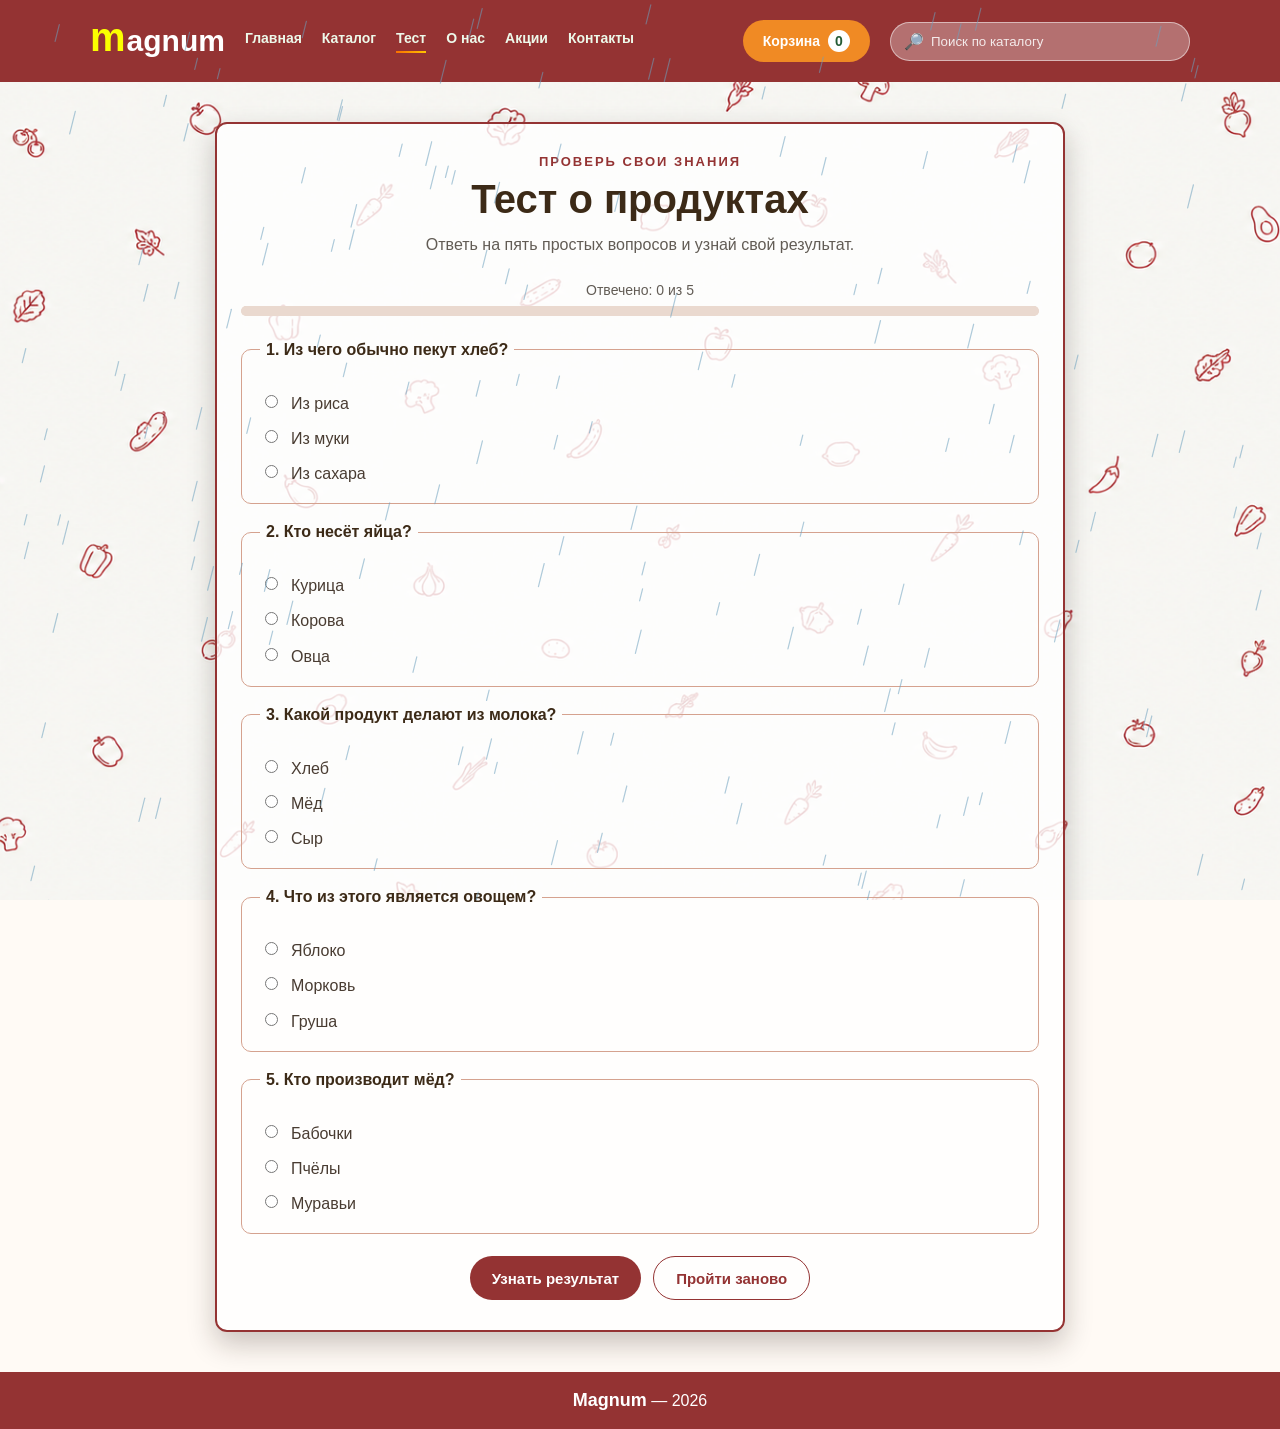
<file: quiz.html>
<!DOCTYPE html>
<html lang="ru">
<head>
    <meta charset="UTF-8">
    <meta name="viewport" content="width=device-width, initial-scale=1.0">
    <title>Тест — Magnum</title>
    <link rel="stylesheet" href="music-player.css">
    <style>
        * {
            box-sizing: border-box;
        }

        body {
            margin: 0;
            min-height: 100vh;
            display: flex;
            flex-direction: column;
            font-family: Arial, sans-serif;
            color: #333333;
            background: #fffaf5 url("ChatGPT Image 29 сент. 2026 г., 17_31_54.png") center / cover fixed no-repeat;
        }

        main {
            flex: 1;
            padding: 40px 0;
        }

        .container {
            width: min(1100px, calc(100% - 40px));
            margin: 0 auto;
        }

        .site-header,
        .site-footer {
            background: #943333;
            color: #ffffff;
        }

        .site-header {
            padding: 15px 0;
        }

        .header-wrap {
            display: flex;
            align-items: center;
            justify-content: space-between;
            gap: 20px;
            flex-wrap: wrap;
        }

        .logo {
            display: flex;
            align-items: center;
            gap: 1px;
            color: #ffffff;
            font-size: 30px;
            font-weight: 700;
            text-decoration: none;
        }

        .logo-icon {
            margin-bottom: 7px;
            color: #fbff00;
            font-size: 40px;
        }

        .main-menu {
            display: flex;
            align-items: center;
            gap: 20px;
            flex-wrap: wrap;
        }

        .main-menu a {
            color: #edf9ea;
            font-size: 14px;
            font-weight: 700;
            text-decoration: none;
        }

        .main-menu a::after {
            display: block;
            width: 0;
            height: 2px;
            margin-top: 5px;
            background: linear-gradient(to right, #fa7000, #ffc400);
            content: "";
            transition: width 0.3s ease;
        }

        .main-menu a:hover::after,
        .main-menu a.active::after {
            width: 100%;
        }

        .cart {
            display: flex;
            align-items: center;
            gap: 8px;
            margin-left: auto;
            padding: 10px 20px;
            border-radius: 25px;
            background: #f08a24;
            color: #ffffff;
            font-size: 14px;
            font-weight: 700;
            text-decoration: none;
        }

        .cart-count {
            display: inline-flex;
            width: 22px;
            height: 22px;
            align-items: center;
            justify-content: center;
            border-radius: 50%;
            background: #ffffff;
            color: #245b34;
        }

        .header-search {
            position: relative;
            flex: 1;
            min-width: 200px;
            max-width: 300px;
        }

        .header-search input {
            width: 100%;
            padding: 11px 15px 11px 40px;
            border: 1px solid rgba(255, 255, 255, 0.5);
            border-radius: 25px;
            background: rgba(255, 255, 255, 0.3);
            color: #ffffff;
        }

        .header-search input::placeholder {
            color: rgba(255, 255, 255, 0.85);
        }

        .search-icon {
            position: absolute;
            top: 50%;
            left: 14px;
            transform: translateY(-50%);
        }

        .quiz-card {
            max-width: 850px;
            margin: 0 auto;
            padding: 30px 24px;
            border: 2px solid #943333;
            border-radius: 12px;
            background: rgba(255, 255, 255, 0.82);
            box-shadow: 0 12px 28px rgba(35, 20, 12, 0.24);
        }

        .eyebrow {
            margin: 0 0 8px;
            color: #943333;
            font-size: 13px;
            font-weight: 700;
            letter-spacing: 2px;
            text-align: center;
            text-transform: uppercase;
        }

        h1 {
            margin: 0 0 10px;
            color: #3c2a17;
            font-size: clamp(28px, 4vw, 40px);
            text-align: center;
        }

        .intro {
            margin: 0 auto 24px;
            color: #625c55;
            line-height: 1.6;
            text-align: center;
        }

        .progress-wrap {
            margin-bottom: 22px;
        }

        .progress-label {
            display: block;
            margin-bottom: 8px;
            color: #625c55;
            font-size: 14px;
            text-align: center;
        }

        progress {
            display: block;
            width: 100%;
            height: 10px;
            overflow: hidden;
            border: 0;
            border-radius: 10px;
            background: #ead9cf;
            accent-color: #943333;
        }

        progress::-webkit-progress-bar {
            border-radius: 10px;
            background: #ead9cf;
        }

        progress::-webkit-progress-value {
            border-radius: 10px;
            background: #943333;
        }

        .question {
            margin: 0 0 16px;
            padding: 18px;
            border: 1px solid #d5a28f;
            border-radius: 10px;
        }

        .question legend {
            padding: 0 6px;
            color: #3c2a17;
            font-weight: 700;
            line-height: 1.5;
        }

        .answer {
            display: flex;
            align-items: flex-start;
            gap: 10px;
            margin-top: 12px;
            color: #493c32;
            cursor: pointer;
            line-height: 1.45;
        }

        .answer input {
            margin-top: 3px;
            accent-color: #943333;
        }

        .answer:focus-within {
            outline: 2px solid #f08a24;
            outline-offset: 3px;
        }

        .actions {
            display: flex;
            justify-content: center;
            gap: 12px;
            flex-wrap: wrap;
            margin-top: 22px;
        }

        .actions button {
            min-height: 44px;
            padding: 10px 22px;
            border: 0;
            border-radius: 24px;
            background: #943333;
            color: #ffffff;
            font-size: 15px;
            font-weight: 700;
            cursor: pointer;
        }

        .actions button:hover {
            background: #762727;
        }

        .actions .secondary {
            border: 1px solid #943333;
            background: transparent;
            color: #943333;
        }

        .actions .secondary:hover {
            background: #f7e9e2;
        }

        .result {
            margin-top: 22px;
            padding: 18px;
            border-left: 5px solid #f08a24;
            border-radius: 8px;
            background: #fff3e5;
            color: #3c2a17;
            line-height: 1.6;
        }

        .result[hidden] {
            display: none;
        }

        .site-footer {
            margin-top: auto;
            padding: 18px 0;
            text-align: center;
        }

        .footer-name {
            font-size: 18px;
            font-weight: 700;
        }

        @media (max-width: 700px) {
            .main-menu {
                order: 4;
                width: 100%;
                justify-content: space-between;
                gap: 8px;
            }

            .main-menu a {
                font-size: 12px;
            }

            .header-search {
                max-width: none;
            }

            .quiz-card {
                padding: 24px 16px;
            }
        }
    </style>
</head>
<body>
    <canvas id="rainfall" aria-hidden="true"></canvas>
    <header class="site-header">
        <div class="container header-wrap">
            <a class="logo" href="index.html" aria-label="Magnum — главная">
                <span class="logo-icon">m</span>
                <span>agnum</span>
            </a>
            <nav class="main-menu" aria-label="Основная навигация">
                <a href="index.html">Главная</a>
                <a href="catalog.html">Каталог</a>
                <a class="active" href="quiz.html" aria-current="page">Тест</a>
                <a href="aboutus.html">О нас</a>
                <a href="sales.html">Акции</a>
                <a href="cont.html">Контакты</a>
            </nav>
            <a class="cart" href="#"><span>Корзина</span><span class="cart-count">0</span></a>
            <div class="header-search">
                <span class="search-icon" aria-hidden="true">🔎</span>
                <input type="search" placeholder="Поиск по каталогу" aria-label="Поиск по каталогу">
            </div>
        </div>
    </header>

    <main>
        <div class="container">
            <section class="quiz-card" aria-labelledby="quiz-title">
                <p class="eyebrow">Проверь свои знания</p>
                <h1 id="quiz-title">Тест о продуктах</h1>
                <p class="intro">Ответь на пять простых вопросов и узнай свой результат.</p>

                <div class="progress-wrap">
                    <label class="progress-label" id="progress-label" for="quiz-progress">Отвечено: 0 из 5</label>
                    <progress id="quiz-progress" value="0" max="5" aria-labelledby="progress-label"></progress>
                </div>

                <form id="quiz-form">
                    <fieldset class="question">
                        <legend>1. Из чего обычно пекут хлеб?</legend>
                        <label class="answer"><input type="radio" name="q1" value="wrong" required> Из риса</label>
                        <label class="answer"><input type="radio" name="q1" value="correct"> Из муки</label>
                        <label class="answer"><input type="radio" name="q1" value="wrong"> Из сахара</label>
                    </fieldset>

                    <fieldset class="question">
                        <legend>2. Кто несёт яйца?</legend>
                        <label class="answer"><input type="radio" name="q2" value="correct" required> Курица</label>
                        <label class="answer"><input type="radio" name="q2" value="wrong"> Корова</label>
                        <label class="answer"><input type="radio" name="q2" value="wrong"> Овца</label>
                    </fieldset>

                    <fieldset class="question">
                        <legend>3. Какой продукт делают из молока?</legend>
                        <label class="answer"><input type="radio" name="q3" value="wrong" required> Хлеб</label>
                        <label class="answer"><input type="radio" name="q3" value="wrong"> Мёд</label>
                        <label class="answer"><input type="radio" name="q3" value="correct"> Сыр</label>
                    </fieldset>

                    <fieldset class="question">
                        <legend>4. Что из этого является овощем?</legend>
                        <label class="answer"><input type="radio" name="q4" value="wrong" required> Яблоко</label>
                        <label class="answer"><input type="radio" name="q4" value="correct"> Морковь</label>
                        <label class="answer"><input type="radio" name="q4" value="wrong"> Груша</label>
                    </fieldset>

                    <fieldset class="question">
                        <legend>5. Кто производит мёд?</legend>
                        <label class="answer"><input type="radio" name="q5" value="wrong" required> Бабочки</label>
                        <label class="answer"><input type="radio" name="q5" value="correct"> Пчёлы</label>
                        <label class="answer"><input type="radio" name="q5" value="wrong"> Муравьи</label>
                    </fieldset>

                    <div class="actions">
                        <button type="submit">Узнать результат</button>
                        <button class="secondary" type="reset">Пройти заново</button>
                    </div>
                </form>

                <div class="result" id="quiz-result" role="status" aria-live="polite" hidden></div>
            </section>
        </div>
    </main>

    <footer class="site-footer">
        <div class="container">
            <span class="footer-name">Magnum</span>
            <span> — 2026</span>
        </div>
    </footer>

    <script>
        const quizForm = document.getElementById('quiz-form');
        const progress = document.getElementById('quiz-progress');
        const progressLabel = document.getElementById('progress-label');
        const result = document.getElementById('quiz-result');
        function updateProgress() {
            const answered = new Set(
                Array.from(quizForm.querySelectorAll('input[type="radio"]:checked'))
                    .map(function(input) {
                        return input.name;
                    })
            ).size;

            progress.value = answered;
            progressLabel.textContent = 'Отвечено: ' + answered + ' из 5';
        }

        quizForm.addEventListener('change', updateProgress);

        quizForm.addEventListener('submit', function(event) {
            event.preventDefault();

            const correctAnswers = quizForm.querySelectorAll('input[type="radio"]:checked[value="correct"]').length;
            const grades = [
                'Попробуй ещё раз — ты обязательно запомнишь!',
                'Неплохо! Ещё немного — и будет отлично.',
                'Хороший результат! Ты многое знаешь о продуктах.',
                'Отлично! Ты настоящий знаток продуктов!'
            ];
            const grade = correctAnswers === 5 ? grades[3]
                : correctAnswers >= 3 ? grades[2]
                : correctAnswers === 2 ? grades[1]
                : grades[0];
            const resultTitle = document.createElement('strong');
            resultTitle.textContent = 'Твой результат: ' + correctAnswers + ' из 5. ';
            result.replaceChildren(resultTitle, document.createTextNode(grade));
            result.hidden = false;
            result.scrollIntoView({ behavior: 'smooth', block: 'nearest' });
        });

        quizForm.addEventListener('reset', function() {
            result.hidden = true;
            result.textContent = '';
            window.setTimeout(updateProgress, 0);
        });
    </script>
    <script src="music-player.js"></script>
</body>
</html>
</file>
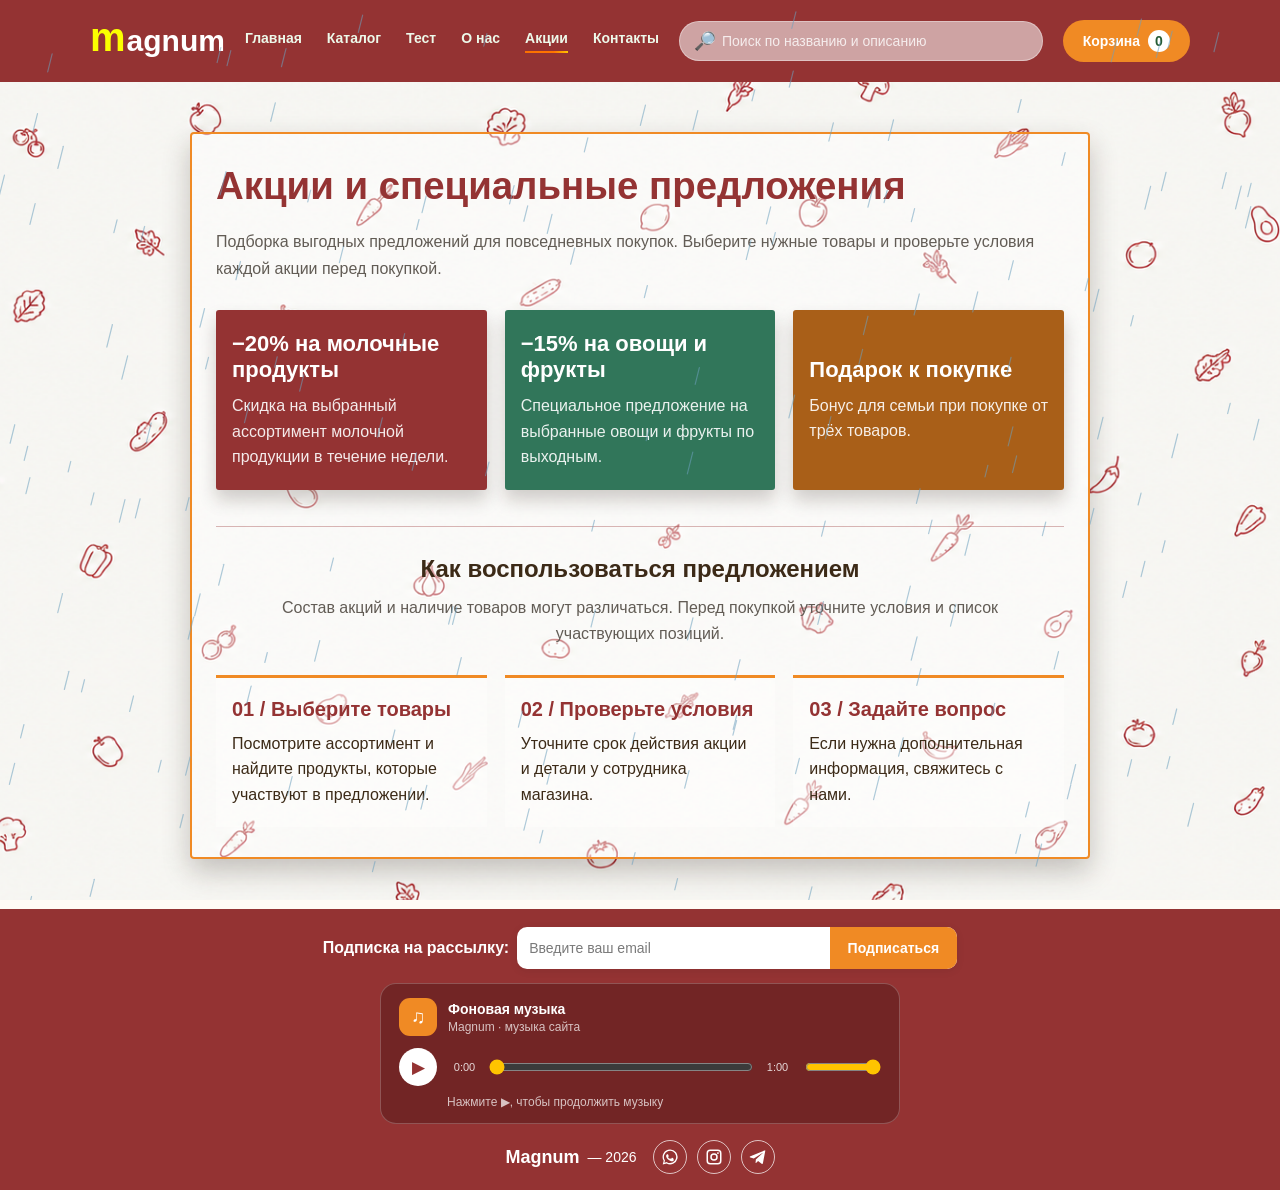
<file: sales.html>
<!DOCTYPE html>
<html lang="ru">
<head>
    <meta charset="UTF-8">
    <meta name="viewport" content="width=device-width, initial-scale=1.0">
    <title>market</title>
    <link rel="stylesheet" href="music-player.css">
    <style>
        * {
            box-sizing: border-box;
        }

        body {
            margin: 0;
            font-family: Arial, sans-serif;
            background-color: #fffaf5;
            background-image: url("ChatGPT Image 29 сент. 2026 г., 17_31_54.png");
            background-position: center;
            background-size: cover;
            background-attachment: fixed;
            background-repeat: no-repeat;
            color: #333333;
            min-height: 100vh;
            display: flex;
            flex-direction: column;
        }

        main {
            flex: 1;
        }

        .container {
            width: min(1100px, calc(100% - 40px));
            margin: 0 auto;
        }

        .site-header {
            background: #943333;
            color: #ffffff;
            padding: 15px 0;
        }

        .header-wrap {
            display: flex;
            align-items: center;
            justify-content: space-between;
            gap: 20px;
            flex-wrap: wrap;
        }

        .header-search {
            flex: 1;
            max-width: 420px;
            min-width: 200px;
            position: relative;
            order: 2;
            margin-left: auto;
        }

        .header-search input {
            width: 100%;
            padding: 11px 15px 11px 42px;
            border: 1px solid rgba(255, 255, 255, 0.35);
            border-radius: 25px;
            background: rgba(253, 253, 253, 0.555);
            color: #ffffff;
            font-size: 14px;
            outline: none;
            transition: transform 0.2s ease, box-shadow 0.2s ease;
        }

        .header-search input::placeholder {
            color: rgba(255, 255, 255, 0.8);
        }

        .header-search .search-icon {
            position: absolute;
            z-index: 1;
            left: 15px;
            top: 50%;
            transform: translateY(-50%);
            transition: transform 0.2s ease;
            font-size: 18px;
            color: #ffffff;
            pointer-events: none;
        }

        .logo {
            color: #ffffff;
            text-decoration: none;
            font-size: 30px;
            font-weight: 700;
            font-family: Arial, sans-serif;
            display: flex;
            align-items: center;
            gap: 1px;
        }

        .logo-icon {
            font-size: 40px;
            color: #fbff00;
            margin-bottom: 7px;
        }

        .main-menu {
            display: flex;
            align-items: center;
            gap: 25px;
        }

        .main-menu a {
            color: #edf9ea;
            font-size: 14px;
            font-weight: 700;
            font-family: Arial, sans-serif;
            text-decoration: none;
        }

        .main-menu a::after {
            content: "";
            display: block;
            width: 0;
            height: 2px;
            background: linear-gradient(to right, #fa7000, #ff7300, #ff7300, #ffc400);
            margin-top: 5px;
            transition: width 0.3s ease;
        }

        .main-menu a:hover::after,
        .main-menu a.active::after {
            width: 100%;
        }

        .cart {
            background: #f08a24;
            color: #ffffff;
            border-radius: 25px;
            padding: 10px 20px;
            font-size: 14px;
            font-weight: 700;
            text-decoration: none;
            display: flex;
            gap: 8px;
            align-items: center;
            margin-left: auto;
            order: 3;
            transition: transform 0.2s ease, box-shadow 0.2s ease, background-color 0.2s ease;
        }

        @media (hover: hover) and (prefers-reduced-motion: no-preference) {
            .header-search:hover .search-icon {
                transform: translate(-3px, -50%);
            }

            .header-search:hover input {
                transform: scale(1.03);
                box-shadow: 0 4px 12px rgba(0, 0, 0, 0.2);
            }

            .cart:hover {
                transform: scale(1.06);
                background: #d97818;
                box-shadow: 0 4px 12px rgba(0, 0, 0, 0.2);
            }
        }

        .cart-count {
            background: #ffffff;
            color: #245b34;
            border-radius: 50%;
            width: 22px;
            height: 22px;
            display: inline-flex;
            align-items: center;
            justify-content: center;
            font-weight: 800;
        }

        .site-footer {
            background: #943333;
            color: #ffffff;
            padding: 18px 0 16px;
            text-align: center;
            font-size: 14px;
            margin-top: auto;
        }

        .site-footer .container {
            display: flex;
            align-items: center;
            justify-content: center;
            gap: 8px;
            flex-wrap: wrap;
        }

        .site-footer .footer-name {
            font-weight: 700;
            font-size: 18px;
        }

        .footer-socials {
            display: flex;
            align-items: center;
            gap: 10px;
            margin-left: 8px;
        }

        .footer-social-link {
            display: inline-flex;
            align-items: center;
            justify-content: center;
            width: 34px;
            height: 34px;
            color: #ffffff;
            border: 1px solid rgba(255, 255, 255, 0.7);
            border-radius: 50%;
            transition: background-color 0.2s ease, color 0.2s ease;
        }

        .footer-social-link:hover,
        .footer-social-link:focus-visible {
            background: #ffffff;
            color: #943333;
        }

        .footer-social-link svg {
            width: 18px;
            height: 18px;
            fill: currentColor;
        }

        .footer-newsletter {
            display: flex;
            align-items: center;
            justify-content: center;
            gap: 12px;
            flex-wrap: wrap;
            margin-bottom: 14px;
        }

        .footer-newsletter-label {
            color: #ffffff;
            font-size: 16px;
            font-weight: 700;
        }

        .subscribe-form {
            display: flex;
            align-items: center;
            background: #ffffff;
            border-radius: 10px;
            overflow: hidden;
            width: min(440px, 100%);
            min-height: 42px;
            box-shadow: 0 2px 8px rgba(0, 0, 0, 0.08);
        }

        .subscribe-form input {
            flex: 1;
            min-width: 0;
            border: none;
            outline: none;
            background: transparent;
            color: #333333;
            font-size: 14px;
            padding: 0 12px;
            height: 42px;
        }

        .subscribe-form input::placeholder {
            color: #7a7a7a;
        }

        .subscribe-form button {
            border: none;
            background: #f08a24;
            color: #ffffff;
            font-weight: 700;
            font-size: 14px;
            padding: 0 18px;
            height: 42px;
            cursor: pointer;
            transition: background 0.2s ease;
        }

        .subscribe-form button:hover {
            background: #dd7d1b;
        }

    .page {
        padding: 50px 0;
    }

    .page-card {
        max-width: 900px;
        margin: 0 auto;
        background: rgba(255, 255, 255, 0.4);
        border: 2px solid #943333;
        border-radius: 12px;
        padding: 30px 24px;
        box-shadow: 0 12px 28px rgba(35, 20, 12, 0.24);
    }

    .page-title {
        margin: 0 0 20px;
        text-align: center;
        color: #3c2a17;
        font-size: clamp(28px, 3vw, 40px);
    }

    .page-text {
        margin: 0;
        color: #625c55;
        font-size: 16px;
        line-height: 1.7;
        text-align: center;
    }

    .info-grid {
        display: grid;
        grid-template-columns: repeat(auto-fit, minmax(200px, 1fr));
        gap: 18px;
        margin-top: 28px;
    }

    .info-card {
        background: rgba(255, 255, 255, 0.3);
        border: 1px solid #c97b66;
        border-radius: 12px;
        padding: 20px 16px;
        text-align: center;
        box-shadow: 0 4px 10px rgba(60, 42, 23, 0.12);
        transition: transform 0.2s ease, box-shadow 0.2s ease;
    }

    @media (hover: hover) and (prefers-reduced-motion: no-preference) {
        .info-card:hover {
            z-index: 1;
            transform: scale(1.04);
            box-shadow: 0 10px 20px rgba(60, 42, 23, 0.2);
        }
    }

    .info-card h3 {
        margin: 0 0 10px;
        color: #943333;
        font-size: 20px;
    }

    .info-card p {
        margin: 0;
        color: #3c2a17;
        line-height: 1.6;
    }

    .content-section {
        margin-top: 36px;
        padding-top: 28px;
        border-top: 1px solid rgba(148, 51, 51, 0.35);
    }

    .section-title {
        margin: 0 0 12px;
        color: #3c2a17;
        font-size: 24px;
        text-align: center;
    }

    .section-text {
        max-width: 720px;
        margin: 0 auto;
        color: #625c55;
        line-height: 1.6;
        text-align: center;
    }

    .sales-card {
        border-color: #f08a24;
        border-radius: 4px;
    }

    .sales-card .page-title {
        color: #943333;
        text-align: left;
    }

    .sales-card .page-text {
        text-align: left;
    }

    .sales-offers .info-card {
        display: flex;
        min-height: 180px;
        flex-direction: column;
        justify-content: center;
        border: 0;
        border-radius: 3px;
        box-shadow: 0 10px 18px rgba(35, 20, 12, 0.2);
        color: #ffffff;
        text-align: left;
    }

    .sales-offers .info-card:nth-child(1) {
        background: #943333;
    }

    .sales-offers .info-card:nth-child(2) {
        background: #31765a;
    }

    .sales-offers .info-card:nth-child(3) {
        background: #a95f18;
    }

    .sales-offers .info-card h3 {
        color: #ffffff;
        font-size: 22px;
    }

    .sales-offers .info-card p {
        color: rgba(255, 255, 255, 0.9);
    }

    .sales-process .info-grid {
        counter-reset: sales-step;
    }

    .sales-process .info-card {
        counter-increment: sales-step;
        border: 0;
        border-top: 3px solid #f08a24;
        border-radius: 0;
        box-shadow: none;
        text-align: left;
    }

    .sales-process .info-card h3::before {
        content: counter(sales-step, decimal-leading-zero) " / ";
        color: #943333;
    }

    @media (max-width: 360px) {
        .main-menu {
            width: 100%;
            justify-content: space-between;
            gap: 8px;
        }

        .main-menu a {
            font-size: 12px;
        }
    }

    
    </style>
</head> 
<body>
    <canvas id="rainfall" aria-hidden="true"></canvas>
    <header class="site-header">
        <div class="container header-wrap">
            <a class="logo" href="#">
                <span class="logo-icon">m</span>
                <span class="logo-text">agnum</span>
            </a>

            <nav class="main-menu">
                <a href="index.html">Главная</a>
                <a href="catalog.html">Каталог</a>
                <a href="quiz.html">Тест</a>
                <a href="aboutus.html">О нас</a>
                <a class="active" href="sales.html">Акции</a>
                <a href="cont.html">Контакты</a>
            </nav>

            <a class="cart" href="#">
                <span>Корзина</span>
                <span class="cart-count">0</span>
            </a>

            <div class="header-search">
                <span class="search-icon">🔎</span>
                <input id="productSearch" type="text" placeholder="Поиск по названию и описанию" aria-label="Поиск по названию и описанию">
            </div>
        </div>
    </header>

    <main class="page">
        <div class="container">
            <div class="page-card sales-card">
                <h1 class="page-title">Акции и специальные предложения</h1>
                <p class="page-text">Подборка выгодных предложений для повседневных покупок. Выберите нужные товары и проверьте условия каждой акции перед покупкой.</p>

                <div class="info-grid sales-offers">
                    <div class="info-card">
                        <h3>−20% на молочные продукты</h3>
                        <p>Скидка на выбранный ассортимент молочной продукции в течение недели.</p>
                    </div>
                    <div class="info-card">
                        <h3>−15% на овощи и фрукты</h3>
                        <p>Специальное предложение на выбранные овощи и фрукты по выходным.</p>
                    </div>
                    <div class="info-card">
                        <h3>Подарок к покупке</h3>
                        <p>Бонус для семьи при покупке от трёх товаров.</p>
                    </div>
                </div>

                <section class="content-section sales-process">
                    <h2 class="section-title">Как воспользоваться предложением</h2>
                    <p class="section-text">Состав акций и наличие товаров могут различаться. Перед покупкой уточните условия и список участвующих позиций.</p>
                    <div class="info-grid">
                        <div class="info-card">
                            <h3>Выберите товары</h3>
                            <p>Посмотрите ассортимент и найдите продукты, которые участвуют в предложении.</p>
                        </div>
                        <div class="info-card">
                            <h3>Проверьте условия</h3>
                            <p>Уточните срок действия акции и детали у сотрудника магазина.</p>
                        </div>
                        <div class="info-card">
                            <h3>Задайте вопрос</h3>
                            <p>Если нужна дополнительная информация, свяжитесь с нами.</p>
                        </div>
                    </div>
                </section>
            </div>
        </div>
    </main>

    <footer class="site-footer">
        <div class="container footer-newsletter">
            <span class="footer-newsletter-label">Подписка на рассылку:</span>
            <form class="subscribe-form">
                <input type="email" placeholder="Введите ваш email">
                <button type="button">Подписаться</button>
            </form>
        </div>

        <div class="music-player" aria-label="Музыкальный плеер">
            <audio id="background-music" preload="metadata" loop>
                <source src="jonasblakewood-background-music-618629.mp3" type="audio/mpeg">
            </audio>
            <div class="music-player__heading">
                <span class="music-player__icon" aria-hidden="true">♫</span>
                <div class="music-player__track">
                    <span class="music-player__title">Фоновая музыка</span>
                    <span class="music-player__subtitle">Magnum · музыка сайта</span>
                </div>
            </div>
            <div class="music-player__controls">
                <button class="music-player__button" id="music-play" type="button" aria-label="Воспроизвести" aria-pressed="false">▶</button>
                <div class="music-player__timeline">
                    <span class="music-player__time" id="music-current-time">0:00</span>
                    <input id="music-progress" type="range" min="0" max="0" value="0" aria-label="Позиция воспроизведения">
                    <span class="music-player__time" id="music-duration">0:00</span>
                </div>
                <input class="music-player__volume" id="music-volume" type="range" min="0" max="1" step="0.01" value="1" aria-label="Громкость">
            </div>
            <span class="music-player__status" id="music-status" role="status" aria-live="polite"></span>
        </div>

        <div class="container">
            <span class="footer-name">Magnum</span>
            <span> — 2026</span>
            <div class="footer-socials" aria-label="Мы в социальных сетях">
                <a class="footer-social-link" href="https://www.whatsapp.com/" target="_blank" rel="noopener noreferrer" aria-label="WhatsApp">
                    <svg viewBox="0 0 24 24" aria-hidden="true"><path d="M12.04 2a9.87 9.87 0 0 0-8.45 14.97L2.3 22l5.16-1.35A9.93 9.93 0 1 0 12.04 2Zm0 18.08a8.18 8.18 0 0 1-4.17-1.14l-.3-.18-3.06.8.82-2.98-.2-.31a8.18 8.18 0 1 1 6.91 3.81Zm4.49-6.13c-.25-.13-1.48-.73-1.71-.81-.23-.08-.4-.13-.57.13-.17.25-.65.81-.8.98-.15.17-.3.19-.55.06-.25-.12-1.05-.39-2-.1-.74-.68-1.24-1.52-1.38-1.77-.15-.25-.02-.39.11-.52.11-.11.25-.3.37-.44.12-.15.16-.25.25-.42.08-.17.04-.31-.02-.44-.06-.13-.57-1.37-.78-1.88-.2-.49-.41-.42-.57-.43h-.49c-.17 0-.44.06-.67.31-.23.25-.88.86-.88 2.1s.9 2.43 1.03 2.6c.13.17 1.77 2.7 4.28 3.78.6.26 1.07.41 1.44.52.6.19 1.15.16 1.58.1.48-.07 1.48-.61 1.69-1.2.21-.59.21-1.1.15-1.2-.06-.11-.23-.17-.48-.3Z"/></svg>
                </a>
                <a class="footer-social-link" href="https://www.instagram.com/" target="_blank" rel="noopener noreferrer" aria-label="Instagram">
                    <svg viewBox="0 0 24 24" aria-hidden="true"><path d="M7 2h10a5 5 0 0 1 5 5v10a5 5 0 0 1-5 5H7a5 5 0 0 1-5-5V7a5 5 0 0 1 5-5Zm0 2a3 3 0 0 0-3 3v10a3 3 0 0 0 3 3h10a3 3 0 0 0 3-3V7a3 3 0 0 0-3-3H7Zm5 3a5 5 0 1 1 0 10 5 5 0 0 1 0-10Zm0 2a3 3 0 1 0 0 6 3 3 0 0 0 0-6Zm5.25-3.5a1.25 1.25 0 1 1 0 2.5 1.25 1.25 0 0 1 0-2.5Z"/></svg>
                </a>
                <a class="footer-social-link" href="https://t.me/" target="_blank" rel="noopener noreferrer" aria-label="Telegram">
                    <svg viewBox="0 0 24 24" aria-hidden="true"><path d="M21.8 3.2 18.6 20c-.24 1.19-.86 1.48-1.74.92l-4.8-3.54-2.32 2.23c-.26.26-.48.48-.98.48l.35-4.9 8.92-8.06c.39-.35-.08-.54-.6-.19L6.41 14.02l-4.7-1.47c-1.02-.32-1.04-1.02.21-1.51L20.3 3.46c.85-.31 1.6.2 1.5-.26Z"/></svg>
                </a>
            </div>
        </div>
    </footer>
    <script src="music-player.js"></script>
</file>
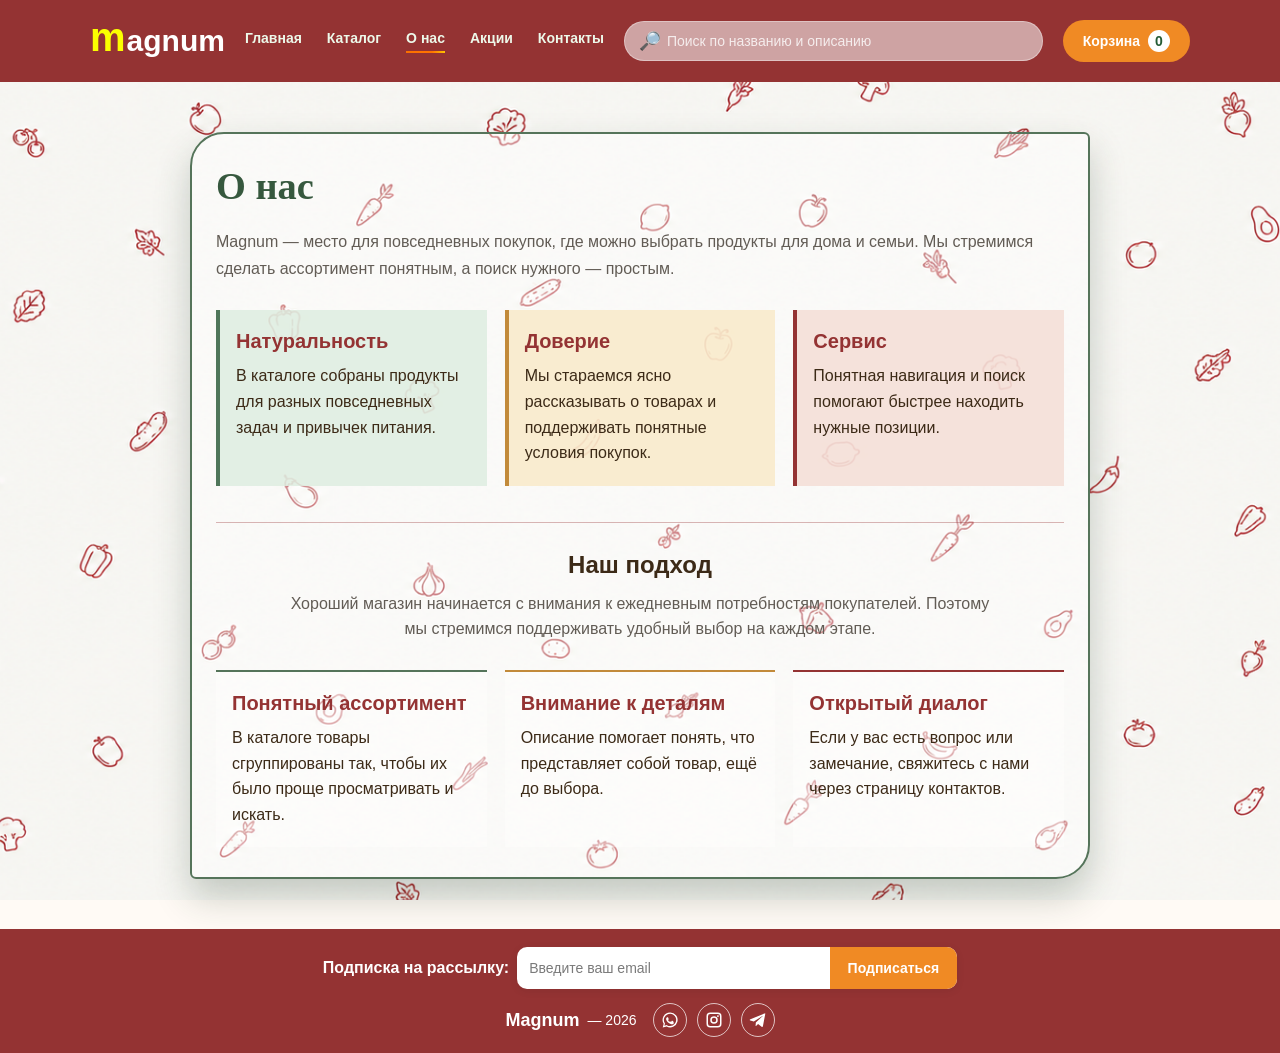
<file: site/aboutus.html>
<!DOCTYPE html>
<html lang="ru">
<head>
    <meta charset="UTF-8">
    <meta name="viewport" content="width=device-width, initial-scale=1.0">
    <title>market</title>
    <style>
        * {
            box-sizing: border-box;
        }

        body {
            margin: 0;
            font-family: Arial, sans-serif;
            background-color: #fffaf5;
            background-image: url("ChatGPT Image 29 сент. 2026 г., 17_31_54.png");
            background-position: center;
            background-size: cover;
            background-attachment: fixed;
            background-repeat: no-repeat;
            color: #333333;
            min-height: 100vh;
            display: flex;
            flex-direction: column;
        }

        main {
            flex: 1;
        }

        .container {
            width: min(1100px, calc(100% - 40px));
            margin: 0 auto;
        }

        .site-header {
            background: #943333;
            color: #ffffff;
            padding: 15px 0;
        }

        .header-wrap {
            display: flex;
            align-items: center;
            justify-content: space-between;
            gap: 20px;
            flex-wrap: wrap;
        }

        .header-search {
            flex: 1;
            max-width: 420px;
            min-width: 200px;
            position: relative;
            order: 2;
            margin-left: auto;
        }

        .header-search input {
            width: 100%;
            padding: 11px 15px 11px 42px;
            border: 1px solid rgba(255, 255, 255, 0.35);
            border-radius: 25px;
            background: rgba(253, 253, 253, 0.555);
            color: #ffffff;
            font-size: 14px;
            outline: none;
            transition: transform 0.2s ease, box-shadow 0.2s ease;
        }

        .header-search input::placeholder {
            color: rgba(255, 255, 255, 0.8);
        }

        .header-search .search-icon {
            position: absolute;
            z-index: 1;
            left: 15px;
            top: 50%;
            transform: translateY(-50%);
            transition: transform 0.2s ease;
            font-size: 18px;
            color: #ffffff;
            pointer-events: none;
        }

        .logo {
            color: #ffffff;
            text-decoration: none;
            font-size: 30px;
            font-weight: 700;
            font-family: Arial, sans-serif;
            display: flex;
            align-items: center;
            gap: 1px;
        }

        .logo-icon {
            font-size: 40px;
            color: #fbff00;
            margin-bottom: 7px;
        }

        .main-menu {
            display: flex;
            align-items: center;
            gap: 25px;
        }

        .main-menu a {
            color: #edf9ea;
            font-size: 14px;
            font-weight: 700;
            font-family: Arial, sans-serif;
            text-decoration: none;
        }

        .main-menu a::after {
            content: "";
            display: block;
            width: 0;
            height: 2px;
            background: linear-gradient(to right, #fa7000, #ff7300, #ff7300, #ffc400);
            margin-top: 5px;
            transition: width 0.3s ease;
        }

        .main-menu a:hover::after,
        .main-menu a.active::after {
            width: 100%;
        }

        .cart {
            background: #f08a24;
            color: #ffffff;
            border-radius: 25px;
            padding: 10px 20px;
            font-size: 14px;
            font-weight: 700;
            text-decoration: none;
            display: flex;
            gap: 8px;
            align-items: center;
            margin-left: auto;
            order: 3;
            transition: transform 0.2s ease, box-shadow 0.2s ease, background-color 0.2s ease;
        }

        @media (hover: hover) and (prefers-reduced-motion: no-preference) {
            .header-search:hover .search-icon {
                transform: translate(-3px, -50%);
            }

            .header-search:hover input {
                transform: scale(1.03);
                box-shadow: 0 4px 12px rgba(0, 0, 0, 0.2);
            }

            .cart:hover {
                transform: scale(1.06);
                background: #d97818;
                box-shadow: 0 4px 12px rgba(0, 0, 0, 0.2);
            }
        }

        .cart-count {
            background: #ffffff;
            color: #245b34;
            border-radius: 50%;
            width: 22px;
            height: 22px;
            display: inline-flex;
            align-items: center;
            justify-content: center;
            font-weight: 800;
        }

        .site-footer {
            background: #943333;
            color: #ffffff;
            padding: 18px 0 16px;
            text-align: center;
            font-size: 14px;
            margin-top: auto;
        }

        .site-footer .container {
            display: flex;
            align-items: center;
            justify-content: center;
            gap: 8px;
            flex-wrap: wrap;
        }

        .site-footer .footer-name {
            font-weight: 700;
            font-size: 18px;
        }

        .footer-socials {
            display: flex;
            align-items: center;
            gap: 10px;
            margin-left: 8px;
        }

        .footer-social-link {
            display: inline-flex;
            align-items: center;
            justify-content: center;
            width: 34px;
            height: 34px;
            color: #ffffff;
            border: 1px solid rgba(255, 255, 255, 0.7);
            border-radius: 50%;
            transition: background-color 0.2s ease, color 0.2s ease;
        }

        .footer-social-link:hover,
        .footer-social-link:focus-visible {
            background: #ffffff;
            color: #943333;
        }

        .footer-social-link svg {
            width: 18px;
            height: 18px;
            fill: currentColor;
        }

        .footer-newsletter {
            display: flex;
            align-items: center;
            justify-content: center;
            gap: 12px;
            flex-wrap: wrap;
            margin-bottom: 14px;
        }

        .footer-newsletter-label {
            color: #ffffff;
            font-size: 16px;
            font-weight: 700;
        }

        .subscribe-form {
            display: flex;
            align-items: center;
            background: #ffffff;
            border-radius: 10px;
            overflow: hidden;
            width: min(440px, 100%);
            min-height: 42px;
            box-shadow: 0 2px 8px rgba(0, 0, 0, 0.08);
        }

        .subscribe-form input {
            flex: 1;
            min-width: 0;
            border: none;
            outline: none;
            background: transparent;
            color: #333333;
            font-size: 14px;
            padding: 0 12px;
            height: 42px;
        }

        .subscribe-form input::placeholder {
            color: #7a7a7a;
        }

        .subscribe-form button {
            border: none;
            background: #f08a24;
            color: #ffffff;
            font-weight: 700;
            font-size: 14px;
            padding: 0 18px;
            height: 42px;
            cursor: pointer;
            transition: background 0.2s ease;
        }

        .subscribe-form button:hover {
            background: #dd7d1b;
        }

    .page {
        padding: 50px 0;
    }

    .page-card {
        max-width: 900px;
        margin: 0 auto;
        background: rgba(255, 255, 255, 0.4);
        border: 2px solid #943333;
        border-radius: 12px;
        padding: 30px 24px;
        box-shadow: 0 12px 28px rgba(35, 20, 12, 0.24);
    }

    .page-title {
        margin: 0 0 20px;
        text-align: center;
        color: #3c2a17;
        font-size: clamp(28px, 3vw, 40px);
    }

    .page-text {
        margin: 0;
        color: #625c55;
        font-size: 16px;
        line-height: 1.7;
        text-align: center;
    }

    .info-grid {
        display: grid;
        grid-template-columns: repeat(auto-fit, minmax(200px, 1fr));
        gap: 18px;
        margin-top: 28px;
    }

    .info-card {
        background: rgba(255, 255, 255, 0.3);
        border: 1px solid #c97b66;
        border-radius: 12px;
        padding: 20px 16px;
        text-align: center;
        box-shadow: 0 4px 10px rgba(60, 42, 23, 0.12);
        transition: transform 0.2s ease, box-shadow 0.2s ease;
    }

    @media (hover: hover) and (prefers-reduced-motion: no-preference) {
        .info-card:hover {
            z-index: 1;
            transform: scale(1.04);
            box-shadow: 0 10px 20px rgba(60, 42, 23, 0.2);
        }
    }

    .info-card h3 {
        margin: 0 0 10px;
        color: #943333;
        font-size: 20px;
    }

    .info-card p {
        margin: 0;
        color: #3c2a17;
        line-height: 1.6;
    }

    .content-section {
        margin-top: 36px;
        padding-top: 28px;
        border-top: 1px solid rgba(148, 51, 51, 0.35);
    }

    .section-title {
        margin: 0 0 12px;
        color: #3c2a17;
        font-size: 24px;
        text-align: center;
    }

    .section-text {
        max-width: 720px;
        margin: 0 auto;
        color: #625c55;
        line-height: 1.6;
        text-align: center;
    }

    .about-card {
        border-color: #55745a;
        border-radius: 34px 6px 34px 6px;
        box-shadow: 0 18px 36px rgba(35, 58, 39, 0.24);
    }

    .about-card .page-title {
        color: #36583e;
        font-family: Georgia, serif;
        text-align: left;
    }

    .about-card .page-text {
        text-align: left;
    }

    .about-values .info-card {
        border: 0;
        border-left: 4px solid #55745a;
        border-radius: 0;
        box-shadow: none;
        text-align: left;
    }

    .about-values .info-card:nth-child(1) {
        background: rgba(222, 237, 224, 0.84);
        border-left-color: #4f765a;
    }

    .about-values .info-card:nth-child(2) {
        background: rgba(250, 235, 202, 0.86);
        border-left-color: #c28a3a;
    }

    .about-values .info-card:nth-child(3) {
        background: rgba(245, 222, 214, 0.84);
        border-left-color: #943333;
    }

    .about-principles .info-card {
        border: 0;
        border-top: 2px solid #55745a;
        border-radius: 0;
        box-shadow: none;
        text-align: left;
    }

    .about-principles .info-card:nth-child(2) {
        border-top-color: #c28a3a;
    }

    .about-principles .info-card:nth-child(3) {
        border-top-color: #943333;
    }

    @media (max-width: 360px) {
        .main-menu {
            width: 100%;
            justify-content: space-between;
            gap: 8px;
        }

        .main-menu a {
            font-size: 12px;
        }
    }

    
    </style>
</head> 
<body>
    <header class="site-header">
        <div class="container header-wrap">
            <a class="logo" href="#">
                <span class="logo-icon">m</span>
                <span class="logo-text">agnum</span>
            </a>

            <nav class="main-menu">
                <a href="main.html">Главная</a>
                <a href="catalog.html">Каталог</a>
                <a class="active" href="aboutus.html">О нас</a>
                <a href="sales.html">Акции</a>
                <a href="cont.html">Контакты</a>
            </nav>

            <a class="cart" href="#">
                <span>Корзина</span>
                <span class="cart-count">0</span>
            </a>

            <div class="header-search">
                <span class="search-icon">🔎</span>
                <input id="productSearch" type="text" placeholder="Поиск по названию и описанию" aria-label="Поиск по названию и описанию">
            </div>
        </div>
    </header>

    <main class="page">
        <div class="container">
            <div class="page-card about-card">
                <h1 class="page-title">О нас</h1>
                <p class="page-text">Magnum — место для повседневных покупок, где можно выбрать продукты для дома и семьи. Мы стремимся сделать ассортимент понятным, а поиск нужного — простым.</p>

                <div class="info-grid about-values">
                    <div class="info-card">
                        <h3>Натуральность</h3>
                        <p>В каталоге собраны продукты для разных повседневных задач и привычек питания.</p>
                    </div>
                    <div class="info-card">
                        <h3>Доверие</h3>
                        <p>Мы стараемся ясно рассказывать о товарах и поддерживать понятные условия покупок.</p>
                    </div>
                    <div class="info-card">
                        <h3>Сервис</h3>
                        <p>Понятная навигация и поиск помогают быстрее находить нужные позиции.</p>
                    </div>
                </div>

                <section class="content-section">
                    <h2 class="section-title">Наш подход</h2>
                    <p class="section-text">Хороший магазин начинается с внимания к ежедневным потребностям покупателей. Поэтому мы стремимся поддерживать удобный выбор на каждом этапе.</p>
                    <div class="info-grid about-principles">
                        <div class="info-card">
                            <h3>Понятный ассортимент</h3>
                            <p>В каталоге товары сгруппированы так, чтобы их было проще просматривать и искать.</p>
                        </div>
                        <div class="info-card">
                            <h3>Внимание к деталям</h3>
                            <p>Описание помогает понять, что представляет собой товар, ещё до выбора.</p>
                        </div>
                        <div class="info-card">
                            <h3>Открытый диалог</h3>
                            <p>Если у вас есть вопрос или замечание, свяжитесь с нами через страницу контактов.</p>
                        </div>
                    </div>
                </section>
            </div>
        </div>
    </main>

    <footer class="site-footer">
        <div class="container footer-newsletter">
            <span class="footer-newsletter-label">Подписка на рассылку:</span>
            <form class="subscribe-form">
                <input type="email" placeholder="Введите ваш email">
                <button type="button">Подписаться</button>
            </form>
        </div>

        <div class="container">
            <span class="footer-name">Magnum</span>
            <span> — 2026</span>
            <div class="footer-socials" aria-label="Мы в социальных сетях">
                <a class="footer-social-link" href="https://www.whatsapp.com/" target="_blank" rel="noopener noreferrer" aria-label="WhatsApp">
                    <svg viewBox="0 0 24 24" aria-hidden="true"><path d="M12.04 2a9.87 9.87 0 0 0-8.45 14.97L2.3 22l5.16-1.35A9.93 9.93 0 1 0 12.04 2Zm0 18.08a8.18 8.18 0 0 1-4.17-1.14l-.3-.18-3.06.8.82-2.98-.2-.31a8.18 8.18 0 1 1 6.91 3.81Zm4.49-6.13c-.25-.13-1.48-.73-1.71-.81-.23-.08-.4-.13-.57.13-.17.25-.65.81-.8.98-.15.17-.3.19-.55.06-.25-.12-1.05-.39-2-.1-.74-.68-1.24-1.52-1.38-1.77-.15-.25-.02-.39.11-.52.11-.11.25-.3.37-.44.12-.15.16-.25.25-.42.08-.17.04-.31-.02-.44-.06-.13-.57-1.37-.78-1.88-.2-.49-.41-.42-.57-.43h-.49c-.17 0-.44.06-.67.31-.23.25-.88.86-.88 2.1s.9 2.43 1.03 2.6c.13.17 1.77 2.7 4.28 3.78.6.26 1.07.41 1.44.52.6.19 1.15.16 1.58.1.48-.07 1.48-.61 1.69-1.2.21-.59.21-1.1.15-1.2-.06-.11-.23-.17-.48-.3Z"/></svg>
                </a>
                <a class="footer-social-link" href="https://www.instagram.com/" target="_blank" rel="noopener noreferrer" aria-label="Instagram">
                    <svg viewBox="0 0 24 24" aria-hidden="true"><path d="M7 2h10a5 5 0 0 1 5 5v10a5 5 0 0 1-5 5H7a5 5 0 0 1-5-5V7a5 5 0 0 1 5-5Zm0 2a3 3 0 0 0-3 3v10a3 3 0 0 0 3 3h10a3 3 0 0 0 3-3V7a3 3 0 0 0-3-3H7Zm5 3a5 5 0 1 1 0 10 5 5 0 0 1 0-10Zm0 2a3 3 0 1 0 0 6 3 3 0 0 0 0-6Zm5.25-3.5a1.25 1.25 0 1 1 0 2.5 1.25 1.25 0 0 1 0-2.5Z"/></svg>
                </a>
                <a class="footer-social-link" href="https://t.me/" target="_blank" rel="noopener noreferrer" aria-label="Telegram">
                    <svg viewBox="0 0 24 24" aria-hidden="true"><path d="M21.8 3.2 18.6 20c-.24 1.19-.86 1.48-1.74.92l-4.8-3.54-2.32 2.23c-.26.26-.48.48-.98.48l.35-4.9 8.92-8.06c.39-.35-.08-.54-.6-.19L6.41 14.02l-4.7-1.47c-1.02-.32-1.04-1.02.21-1.51L20.3 3.46c.85-.31 1.6.2 1.5-.26Z"/></svg>
                </a>
            </div>
        </div>
    </footer>
</file>
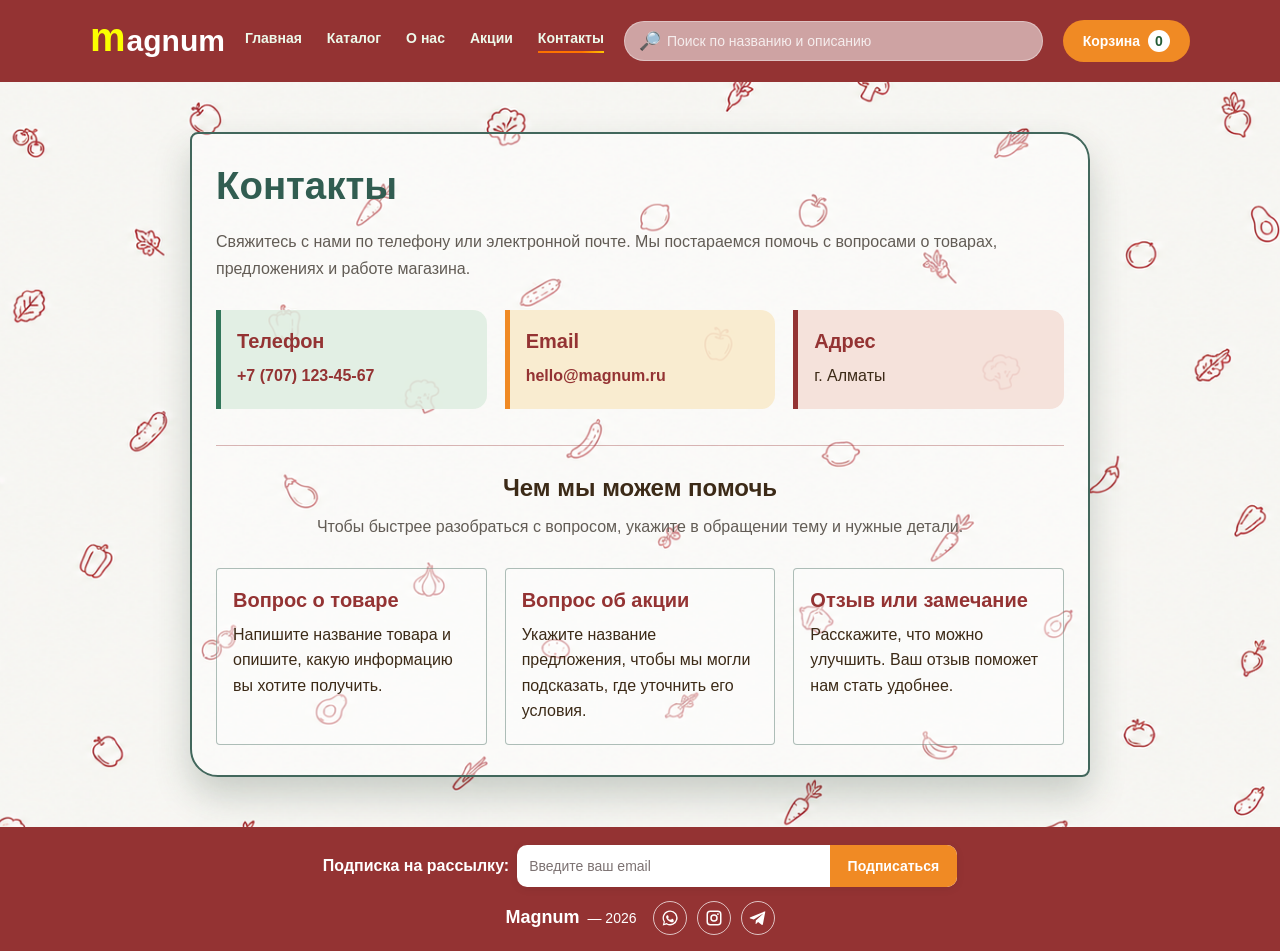
<file: site/cont.html>
<!DOCTYPE html>
<html lang="ru">
<head>
    <meta charset="UTF-8">
    <meta name="viewport" content="width=device-width, initial-scale=1.0">
    <title>market</title>
    <style>
        * {
            box-sizing: border-box;
        }

        body {
            margin: 0;
            font-family: Arial, sans-serif;
            background-color: #fffaf5;
            background-image: url("ChatGPT Image 29 сент. 2026 г., 17_31_54.png");
            background-position: center;
            background-size: cover;
            background-attachment: fixed;
            background-repeat: no-repeat;
            color: #333333;
            min-height: 100vh;
            display: flex;
            flex-direction: column;
        }

        main {
            flex: 1;
        }

        .container {
            width: min(1100px, calc(100% - 40px));
            margin: 0 auto;
        }

        .site-header {
            background: #943333;
            color: #ffffff;
            padding: 15px 0;
        }

        .header-wrap {
            display: flex;
            align-items: center;
            justify-content: space-between;
            gap: 20px;
            flex-wrap: wrap;
        }

        .header-search {
            flex: 1;
            max-width: 420px;
            min-width: 200px;
            position: relative;
            order: 2;
            margin-left: auto;
        }

        .header-search input {
            width: 100%;
            padding: 11px 15px 11px 42px;
            border: 1px solid rgba(255, 255, 255, 0.35);
            border-radius: 25px;
            background: rgba(253, 253, 253, 0.555);
            color: #ffffff;
            font-size: 14px;
            outline: none;
            transition: transform 0.2s ease, box-shadow 0.2s ease;
        }

        .header-search input::placeholder {
            color: rgba(255, 255, 255, 0.8);
        }

        .header-search .search-icon {
            position: absolute;
            z-index: 1;
            left: 15px;
            top: 50%;
            transform: translateY(-50%);
            transition: transform 0.2s ease;
            font-size: 18px;
            color: #ffffff;
            pointer-events: none;
        }

        .logo {
            color: #ffffff;
            text-decoration: none;
            font-size: 30px;
            font-weight: 700;
            font-family: Arial, sans-serif;
            display: flex;
            align-items: center;
            gap: 1px;
        }

        .logo-icon {
            font-size: 40px;
            color: #fbff00;
            margin-bottom: 7px;
        }

        .main-menu {
            display: flex;
            align-items: center;
            gap: 25px;
        }

        .main-menu a {
            color: #edf9ea;
            font-size: 14px;
            font-weight: 700;
            font-family: Arial, sans-serif;
            text-decoration: none;
        }

        .main-menu a::after {
            content: "";
            display: block;
            width: 0;
            height: 2px;
            background: linear-gradient(to right, #fa7000, #ff7300, #ff7300, #ffc400);
            margin-top: 5px;
            transition: width 0.3s ease;
        }

        .main-menu a:hover::after,
        .main-menu a.active::after {
            width: 100%;
        }

        .cart {
            background: #f08a24;
            color: #ffffff;
            border-radius: 25px;
            padding: 10px 20px;
            font-size: 14px;
            font-weight: 700;
            text-decoration: none;
            display: flex;
            gap: 8px;
            align-items: center;
            margin-left: auto;
            order: 3;
            transition: transform 0.2s ease, box-shadow 0.2s ease, background-color 0.2s ease;
        }

        @media (hover: hover) and (prefers-reduced-motion: no-preference) {
            .header-search:hover .search-icon {
                transform: translate(-3px, -50%);
            }

            .header-search:hover input {
                transform: scale(1.03);
                box-shadow: 0 4px 12px rgba(0, 0, 0, 0.2);
            }

            .cart:hover {
                transform: scale(1.06);
                background: #d97818;
                box-shadow: 0 4px 12px rgba(0, 0, 0, 0.2);
            }
        }

        .cart-count {
            background: #ffffff;
            color: #245b34;
            border-radius: 50%;
            width: 22px;
            height: 22px;
            display: inline-flex;
            align-items: center;
            justify-content: center;
            font-weight: 800;
        }

        .site-footer {
            background: #943333;
            color: #ffffff;
            padding: 18px 0 16px;
            text-align: center;
            font-size: 14px;
            margin-top: auto;
        }

        .site-footer .container {
            display: flex;
            align-items: center;
            justify-content: center;
            gap: 8px;
            flex-wrap: wrap;
        }

        .site-footer .footer-name {
            font-weight: 700;
            font-size: 18px;
        }

        .footer-socials {
            display: flex;
            align-items: center;
            gap: 10px;
            margin-left: 8px;
        }

        .footer-social-link {
            display: inline-flex;
            align-items: center;
            justify-content: center;
            width: 34px;
            height: 34px;
            color: #ffffff;
            border: 1px solid rgba(255, 255, 255, 0.7);
            border-radius: 50%;
            transition: background-color 0.2s ease, color 0.2s ease;
            transition: transform 0.2s ease, background-color 0.2s ease, color 0.2s ease;
}
        

        .footer-social-link:hover{
            background: #ffffff;
            color: #943333;
            transform: scale(1.3);
            
        }

        .footer-social-link svg {
            width: 18px;
            height: 18px;
            fill: currentColor;
        }

        .footer-newsletter {
            display: flex;
            align-items: center;
            justify-content: center;
            gap: 12px;
            flex-wrap: wrap;
            margin-bottom: 14px;
        }

        .footer-newsletter-label {
            color: #ffffff;
            font-size: 16px;
            font-weight: 700;
        }

        .subscribe-form {
            display: flex;
            align-items: center;
            background: #ffffff;
            border-radius: 10px;
            overflow: hidden;
            width: min(440px, 100%);
            min-height: 42px;
            box-shadow: 0 2px 8px rgba(0, 0, 0, 0.08);
        }

        .subscribe-form input {
            flex: 1;
            min-width: 0;
            border: none;
            outline: none;
            background: transparent;
            color: #333333;
            font-size: 14px;
            padding: 0 12px;
            height: 42px;
        }

        .subscribe-form input::placeholder {
            color: #7c7272;
        }

        .subscribe-form button {
            border: none;
            background: #f08a24;
            color: #ffffff;
            font-weight: 700;
            font-size: 14px;
            padding: 0 18px;
            height: 42px;
            cursor: pointer;
            transition: background 0.2s ease;
        }

        .subscribe-form button:hover {
            background: #dd7d1b;
        }

    .page {
        padding: 50px 0;
    }

    .page-card {
        max-width: 900px;
        margin: 0 auto;
        background: rgba(255, 255, 255, 0.4);
        border: 2px solid #943333;
        border-radius: 12px;
        padding: 30px 24px;
        box-shadow: 0 12px 28px rgba(35, 20, 12, 0.24);
    }

    .page-title {
        margin: 0 0 20px;
        text-align: center;
        color: #3c2a17;
        font-size: clamp(28px, 3vw, 40px);
    }

    .page-text {
        margin: 0;
        color: #625c55;
        font-size: 16px;
        line-height: 1.7;
        text-align: center;
    }

    .info-grid {
        display: grid;
        grid-template-columns: repeat(auto-fit, minmax(200px, 1fr));
        gap: 18px;
        margin-top: 28px;
    }

    .info-card {
        background: rgba(255, 255, 255, 0.3);
        border: 1px solid #c97b66;
        border-radius: 12px;
        padding: 20px 16px;
        text-align: center;
        box-shadow: 0 4px 10px rgba(60, 42, 23, 0.12);
        transition: transform 0.2s ease, box-shadow 0.2s ease;
    }

    @media (hover: hover) and (prefers-reduced-motion: no-preference) {
        .info-card:hover {
            z-index: 1;
            transform: scale(1.04);
            box-shadow: 0 10px 20px rgba(60, 42, 23, 0.2);
        }
    }

    .info-card h3 {
        margin: 0 0 10px;
        color: #943333;
        font-size: 20px;
    }

    .info-card p {
        margin: 0;
        color: #3c2a17;
        line-height: 1.6;
    }

    .content-section {
        margin-top: 36px;
        padding-top: 28px;
        border-top: 1px solid rgba(148, 51, 51, 0.35);
    }

    .section-title {
        margin: 0 0 12px;
        color: #3c2a17;
        font-size: 24px;
        text-align: center;
    }

    .section-text {
        max-width: 720px;
        margin: 0 auto;
        color: #625c55;
        line-height: 1.6;
        text-align: center;
    }

    .contact-link {
        color: #943333;
        font-weight: 700;
        text-decoration: none;
    }

    .contact-link:hover {
        color: #f08a24;
        text-decoration: underline;
        
    }

    .contact-page {
        border-color: #42675c;
        border-radius: 8px 28px 8px 28px;
        box-shadow: 0 18px 36px rgba(35, 58, 39, 0.22);
    }

    .contact-page .page-title {
        color: #315d51;
        text-align: left;
    }

    .contact-page .page-text {
        text-align: left;
    }

    .contact-methods .info-card {
        border: 0;
        border-left: 5px solid #315d51;
        border-radius: 0 14px 14px 0;
        box-shadow: none;
        text-align: left;
    }

    .contact-methods .info-card:nth-child(1) {
        background: rgba(222, 237, 224, 0.84);
        border-left-color: #31765a;
    }

    .contact-methods .info-card:nth-child(2) {
        background: rgba(250, 235, 202, 0.86);
        border-left-color: #f08a24;
    }

    .contact-methods .info-card:nth-child(3) {
        background: rgba(245, 222, 214, 0.84);
        border-left-color: #943333;
    }

    .contact-help .info-card {
        border: 1px solid rgba(66, 103, 92, 0.42);
        border-radius: 4px;
        box-shadow: none;
        text-align: left;
    }

    @media (max-width: 360px) {
        .main-menu {
            width: 100%;
            justify-content: space-between;
            gap: 8px;
        }

        .main-menu a {
            font-size: 12px;
        }
    }

    
    </style>
</head> 
<body>
    <header class="site-header">
        <div class="container header-wrap">
            <a class="logo" href="#">
                <span class="logo-icon">m</span>
                <span class="logo-text">agnum</span>
            </a>

            <nav class="main-menu">
                <a href="main.html">Главная</a>
                <a href="catalog.html">Каталог</a>
                <a href="aboutus.html">О нас</a>
                <a href="sales.html">Акции</a>
                <a class="active" href="cont.html">Контакты</a>
            </nav>

            <a class="cart" href="#">
                <span>Корзина</span>
                <span class="cart-count">0</span>
            </a>

            <div class="header-search">
                <span class="search-icon">🔎</span>
                <input id="productSearch" type="text" placeholder="Поиск по названию и описанию" aria-label="Поиск по названию и описанию">
            </div>
        </div>
    </header>

    <main class="page">
        <div class="container">
            <div class="page-card contact-page">
                <h1 class="page-title">Контакты</h1>
                <p class="page-text">Свяжитесь с нами по телефону или электронной почте. Мы постараемся помочь с вопросами о товарах, предложениях и работе магазина.</p>

                <div class="info-grid contact-methods">
                    <div class="info-card">
                        <h3>Телефон</h3>
                        <p><a class="contact-link" href="tel:+77071234567">+7 (707) 123-45-67</a></p>
                    </div>
                    <div class="info-card">
                        <h3>Email</h3>
                        <p><a class="contact-link" href="mailto:hello@magnum.ru">hello@magnum.ru</a></p>
                    </div>
                    <div class="info-card">
                        <h3>Адрес</h3>
                        <p>г. Алматы</p>
                    </div>
                </div>

                <section class="content-section contact-help">
                    <h2 class="section-title">Чем мы можем помочь</h2>
                    <p class="section-text">Чтобы быстрее разобраться с вопросом, укажите в обращении тему и нужные детали.</p>
                    <div class="info-grid">
                        <div class="info-card">
                            <h3>Вопрос о товаре</h3>
                            <p>Напишите название товара и опишите, какую информацию вы хотите получить.</p>
                        </div>
                        <div class="info-card">
                            <h3>Вопрос об акции</h3>
                            <p>Укажите название предложения, чтобы мы могли подсказать, где уточнить его условия.</p>
                        </div>
                        <div class="info-card">
                            <h3>Отзыв или замечание</h3>
                            <p>Расскажите, что можно улучшить. Ваш отзыв поможет нам стать удобнее.</p>
                        </div>
                    </div>
                </section>
            </div>
        </div>
    </main>

    <footer class="site-footer">
        <div class="container footer-newsletter">
            <span class="footer-newsletter-label">Подписка на рассылку:</span>
            <form class="subscribe-form">
                <input type="email" placeholder="Введите ваш email">
                <button type="button">Подписаться</button>
            </form>
        </div>

        <div class="container">
            <span class="footer-name">Magnum</span>
            <span> — 2026</span>
            <div class="footer-socials" >
                <a class="footer-social-link" href="https://api.whatsapp.com/send?phone=87082053272" target="_blank" rel="noopener noreferrer" >
                    <svg viewBox="0 0 24 24" ><path d="M12.04 2a9.87 9.87 0 0 0-8.45 14.97L2.3 22l5.16-1.35A9.93 9.93 0 1 0 12.04 2Zm0 18.08a8.18 8.18 0 0 1-4.17-1.14l-.3-.18-3.06.8.82-2.98-.2-.31a8.18 8.18 0 1 1 6.91 3.81Zm4.49-6.13c-.25-.13-1.48-.73-1.71-.81-.23-.08-.4-.13-.57.13-.17.25-.65.81-.8.98-.15.17-.3.19-.55.06-.25-.12-1.05-.39-2-.1-.74-.68-1.24-1.52-1.38-1.77-.15-.25-.02-.39.11-.52.11-.11.25-.3.37-.44.12-.15.16-.25.25-.42.08-.17.04-.31-.02-.44-.06-.13-.57-1.37-.78-1.88-.2-.49-.41-.42-.57-.43h-.49c-.17 0-.44.06-.67.31-.23.25-.88.86-.88 2.1s.9 2.43 1.03 2.6c.13.17 1.77 2.7 4.28 3.78.6.26 1.07.41 1.44.52.6.19 1.15.16 1.58.1.48-.07 1.48-.61 1.69-1.2.21-.59.21-1.1.15-1.2-.06-.11-.23-.17-.48-.3Z"/></svg>
                </a>
                <a class="footer-social-link" href="https://www.instagram.com/" target="_blank" rel="noopener noreferrer" >
                    <svg viewBox="0 0 24 24" ><path d="M7 2h10a5 5 0 0 1 5 5v10a5 5 0 0 1-5 5H7a5 5 0 0 1-5-5V7a5 5 0 0 1 5-5Zm0 2a3 3 0 0 0-3 3v10a3 3 0 0 0 3 3h10a3 3 0 0 0 3-3V7a3 3 0 0 0-3-3H7Zm5 3a5 5 0 1 1 0 10 5 5 0 0 1 0-10Zm0 2a3 3 0 1 0 0 6 3 3 0 0 0 0-6Zm5.25-3.5a1.25 1.25 0 1 1 0 2.5 1.25 1.25 0 0 1 0-2.5Z"/></svg>
                </a>
                <a class="footer-social-link" href="https://www.telegram.me/IIIIINK" target="_blank" rel="noopener noreferrer" >
                    <svg viewBox="0 0 24 24"><path d="M21.8 3.2 18.6 20c-.24 1.19-.86 1.48-1.74.92l-4.8-3.54-2.32 2.23c-.26.26-.48.48-.98.48l.35-4.9 8.92-8.06c.39-.35-.08-.54-.6-.19L6.41 14.02l-4.7-1.47c-1.02-.32-1.04-1.02.21-1.51L20.3 3.46c.85-.31 1.6.2 1.5-.26Z"/></svg>
                </a>
            </div>
        </div>
    </footer>
</file>
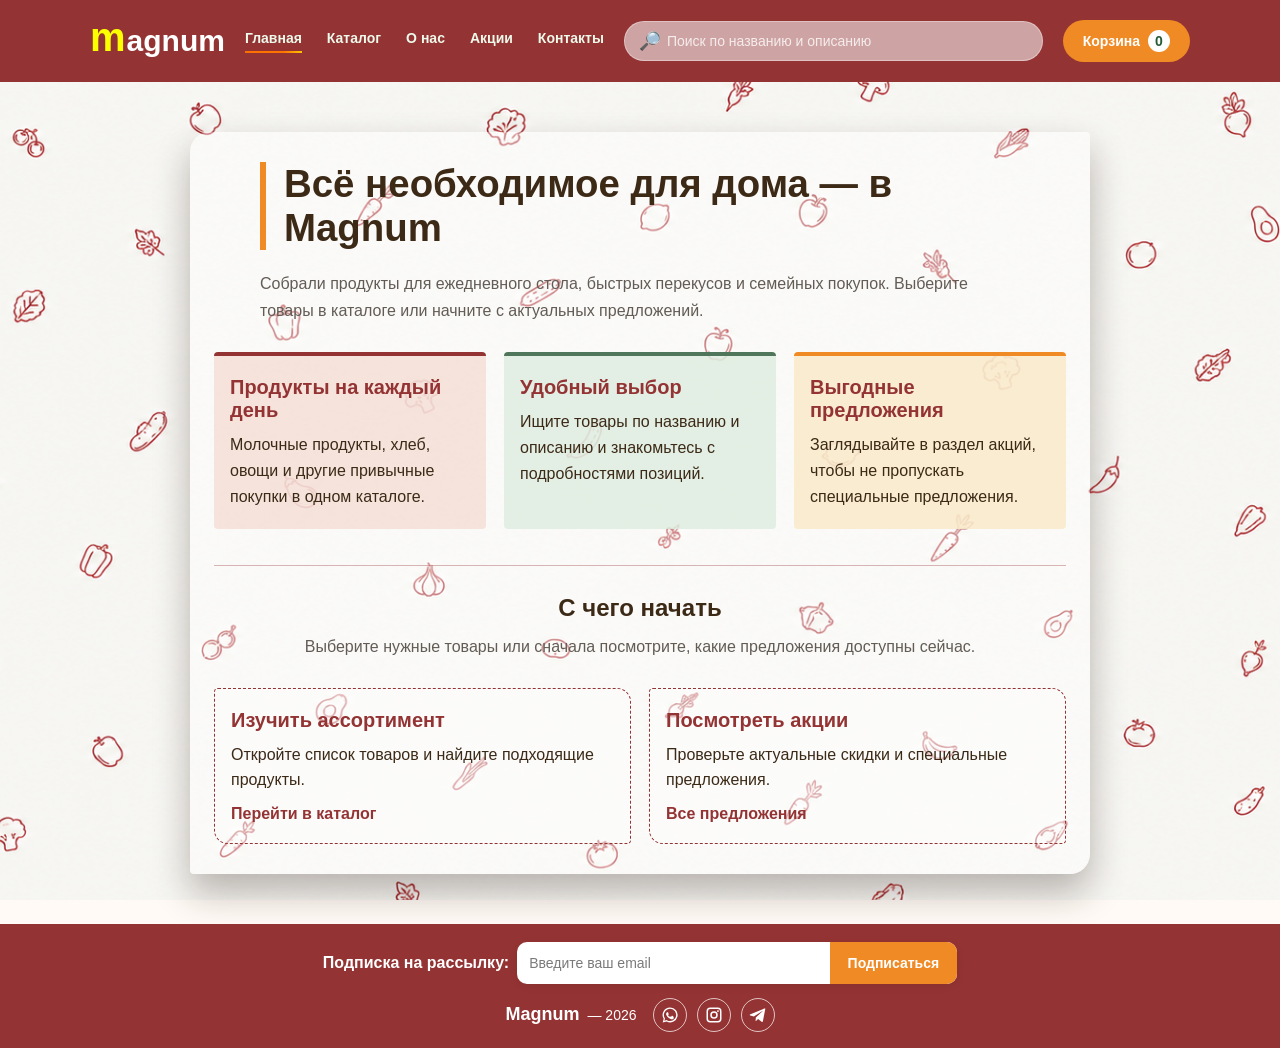
<file: site/main.html>
<!DOCTYPE html>
<html lang="ru">
<head>
    <meta charset="UTF-8">
    <meta name="viewport" content="width=device-width, initial-scale=1.0">
    <title>market</title>
    <style>
        * {
            box-sizing: border-box;
        }

        body {
            margin: 0;
            font-family: Arial, sans-serif;
            background-color: #fffaf5;
            background-image: url("ChatGPT Image 29 сент. 2026 г., 17_31_54.png");
            background-position: center;
            background-size: cover;
            background-attachment: fixed;
            background-repeat: no-repeat;
            color: #333333;
            min-height: 100vh;
            display: flex;
            flex-direction: column;
        }

        main {
            flex: 1;
        }

        .container {
            width: min(1100px, calc(100% - 40px));
            margin: 0 auto;
        }

        .site-header {
            background: #943333;
            color: #ffffff;
            padding: 15px 0;
        }

        .header-wrap {
            display: flex;
            align-items: center;
            justify-content: space-between;
            gap: 20px;
            flex-wrap: wrap;
        }

        .header-search {
            flex: 1;
            max-width: 420px;
            min-width: 200px;
            position: relative;
            order: 2;
            margin-left: auto;
        }

        .header-search input {
            width: 100%;
            padding: 11px 15px 11px 42px;
            border: 1px solid rgba(255, 255, 255, 0.35);
            border-radius: 25px;
            background: rgba(253, 253, 253, 0.555);
            color: #ffffff;
            font-size: 14px;
            outline: none;
            transition: transform 0.2s ease, box-shadow 0.2s ease;
        }

        .header-search input::placeholder {
            color: rgba(255, 255, 255, 0.8);
        }

        .header-search .search-icon {
            position: absolute;
            z-index: 1;
            left: 15px;
            top: 50%;
            transform: translateY(-50%);
            transition: transform 0.2s ease;
            font-size: 18px;
            color: #ffffff;
            pointer-events: none;
        }

        .logo {
            color: #ffffff;
            text-decoration: none;
            font-size: 30px;
            font-weight: 700;
            font-family: Arial, sans-serif;
            display: flex;
            align-items: center;
            gap: 1px;
        }

        .logo-icon {
            font-size: 40px;
            color: #fbff00;
            margin-bottom: 7px;
        }

        .main-menu {
            display: flex;
            align-items: center;
            gap: 25px;
        }

        .main-menu a {
            color: #edf9ea;
            font-size: 14px;
            font-weight: 700;
            font-family: Arial, sans-serif;
            text-decoration: none;
        }

        .main-menu a::after {
            content: "";
            display: block;
            width: 0;
            height: 2px;
            background: linear-gradient(to right, #fa7000, #ff7300, #ff7300, #ffc400);
            margin-top: 5px;
            transition: width 0.3s ease;
        }

        .main-menu a:hover::after,
        .main-menu a.active::after {
            width: 100%;
        }

        .cart {
            background: #f08a24;
            color: #ffffff;
            border-radius: 25px;
            padding: 10px 20px;
            font-size: 14px;
            font-weight: 700;
            text-decoration: none;
            display: flex;
            gap: 8px;
            align-items: center;
            margin-left: auto;
            order: 3;
            transition: transform 0.2s ease, box-shadow 0.2s ease, background-color 0.2s ease;
        }

        @media (hover: hover) and (prefers-reduced-motion: no-preference) {
            .header-search:hover .search-icon {
                transform: translate(-3px, -50%);
            }

            .header-search:hover input {
                transform: scale(1.03);
                box-shadow: 0 4px 12px rgba(0, 0, 0, 0.2);
            }

            .cart:hover {
                transform: scale(1.06);
                background: #d97818;
                box-shadow: 0 4px 12px rgba(0, 0, 0, 0.2);
            }
        }

        .cart-count {
            background: #ffffff;
            color: #245b34;
            border-radius: 50%;
            width: 22px;
            height: 22px;
            display: inline-flex;
            align-items: center;
            justify-content: center;
            font-weight: 800;
        }

        .site-footer {
            background: #943333;
            color: #ffffff;
            padding: 18px 0 16px;
            text-align: center;
            font-size: 14px;
            margin-top: auto;
        }

        .site-footer .container {
            display: flex;
            align-items: center;
            justify-content: center;
            gap: 8px;
            flex-wrap: wrap;
        }

        .site-footer .footer-name {
            font-weight: 700;
            font-size: 18px;
        }

        .footer-socials {
            display: flex;
            align-items: center;
            gap: 10px;
            margin-left: 8px;
        }

        .footer-social-link {
            display: inline-flex;
            align-items: center;
            justify-content: center;
            width: 34px;
            height: 34px;
            color: #ffffff;
            border: 1px solid rgba(255, 255, 255, 0.7);
            border-radius: 50%;
            transition: background-color 0.2s ease, color 0.2s ease;
        }

        .footer-social-link:hover,
        .footer-social-link:focus-visible {
            background: #ffffff;
            color: #943333;
        }

        .footer-social-link svg {
            width: 18px;
            height: 18px;
            fill: currentColor;
        }

        .footer-newsletter {
            display: flex;
            align-items: center;
            justify-content: center;
            gap: 12px;
            flex-wrap: wrap;
            margin-bottom: 14px;
        }

        .footer-newsletter-label {
            color: #ffffff;
            font-size: 16px;
            font-weight: 700;
        }

        .subscribe-form {
            display: flex;
            align-items: center;
            background: #ffffff;
            border-radius: 10px;
            overflow: hidden;
            width: min(440px, 100%);
            min-height: 42px;
            box-shadow: 0 2px 8px rgba(0, 0, 0, 0.08);
        }

        .subscribe-form input {
            flex: 1;
            min-width: 0;
            border: none;
            outline: none;
            background: transparent;
            color: #333333;
            font-size: 14px;
            padding: 0 12px;
            height: 42px;
        }

        .subscribe-form input::placeholder {
            color: #7a7a7a;
        }

        .subscribe-form button {
            border: none;
            background: #f08a24;
            color: #ffffff;
            font-weight: 700;
            font-size: 14px;
            padding: 0 18px;
            height: 42px;
            cursor: pointer;
            transition: background 0.2s ease;
        }

        .subscribe-form button:hover {
            background: #dd7d1b;
        }

    .page {
        padding: 50px 0;
    }

    .page-card {
        max-width: 900px;
        margin: 0 auto;
        background: rgba(255, 255, 255, 0.4);
        border: 2px solid #943333;
        border-radius: 12px;
        padding: 30px 24px;
        box-shadow: 0 12px 28px rgba(35, 20, 12, 0.24);
    }

    .page-title {
        margin: 0 0 20px;
        text-align: center;
        color: #3c2a17;
        font-size: clamp(28px, 3vw, 40px);
    }

    .page-text {
        margin: 0;
        color: #625c55;
        font-size: 16px;
        line-height: 1.7;
        text-align: center;
    }

    .info-grid {
        display: grid;
        grid-template-columns: repeat(auto-fit, minmax(200px, 1fr));
        gap: 18px;
        margin-top: 28px;
    }

    .info-card {
        background: rgba(255, 255, 255, 0.3);
        border: 1px solid #c97b66;
        border-radius: 12px;
        padding: 20px 16px;
        text-align: center;
        box-shadow: 0 4px 10px rgba(60, 42, 23, 0.12);
        transition: transform 0.2s ease, box-shadow 0.2s ease;
    }

    @media (hover: hover) and (prefers-reduced-motion: no-preference) {
        .info-card:hover {
            z-index: 1;
            transform: scale(1.04);
            box-shadow: 0 10px 20px rgba(60, 42, 23, 0.2);
        }
    }

    .info-card h3 {
        margin: 0 0 10px;
        color: #943333;
        font-size: 20px;
    }

    .info-card p {
        margin: 0;
        color: #3c2a17;
        line-height: 1.6;
    }

    .content-section {
        margin-top: 36px;
        padding-top: 28px;
        border-top: 1px solid rgba(148, 51, 51, 0.35);
    }

    .section-title {
        margin: 0 0 12px;
        color: #3c2a17;
        font-size: 24px;
        text-align: center;
    }

    .section-text {
        max-width: 720px;
        margin: 0 auto;
        color: #625c55;
        line-height: 1.6;
        text-align: center;
    }

    .home-card {
        border: 0;
        border-radius: 20px 4px 20px 4px;
        box-shadow: 0 18px 36px rgba(35, 20, 12, 0.3);
    }

    .home-card .page-title {
        max-width: 760px;
        margin-left: auto;
        margin-right: auto;
        padding-left: 18px;
        border-left: 6px solid #f08a24;
        text-align: left;
    }

    .home-card .page-text {
        max-width: 760px;
        margin: 0 auto;
        text-align: left;
    }

    .home-highlights .info-card {
        border: 0;
        border-top: 4px solid #943333;
        border-radius: 4px;
        box-shadow: none;
        text-align: left;
    }

    .home-highlights .info-card:nth-child(1) {
        background: rgba(245, 222, 214, 0.82);
        border-top-color: #943333;
    }

    .home-highlights .info-card:nth-child(2) {
        background: rgba(222, 237, 224, 0.82);
        border-top-color: #4f765a;
    }

    .home-highlights .info-card:nth-child(3) {
        background: rgba(250, 235, 202, 0.86);
        border-top-color: #f08a24;
    }

    .home-actions .info-card {
        border-style: dashed;
        border-color: #943333;
        border-radius: 4px 14px 4px 14px;
        box-shadow: none;
        text-align: left;
    }

    .info-card a {
        display: inline-block;
        margin-top: 12px;
        color: #943333;
        font-weight: 700;
        text-decoration: none;
    }

    .info-card a:hover {
        color: #f08a24;
        text-decoration: underline;
    }

    @media (max-width: 360px) {
        .main-menu {
            width: 100%;
            justify-content: space-between;
            gap: 8px;
        }

        .main-menu a {
            font-size: 12px;
        }
    }

    
    </style>
</head> 
<body>
    <header class="site-header">
        <div class="container header-wrap">
            <a class="logo" href="#">
                <span class="logo-icon">m</span>
                <span class="logo-text">agnum</span>
            </a>

            <nav class="main-menu">
                <a class="active" href="main.html">Главная</a>
                <a href="catalog.html">Каталог</a>
                <a href="aboutus.html">О нас</a>
                <a href="sales.html">Акции</a>
                <a href="cont.html">Контакты</a>
            </nav>

            <a class="cart" href="#">
                <span>Корзина</span>
                <span class="cart-count">0</span>
            </a>

            <div class="header-search">
                <span class="search-icon">🔎</span>
                <input id="productSearch" type="text" placeholder="Поиск по названию и описанию" aria-label="Поиск по названию и описанию">
            </div>
        </div>
    </header>

    <main class="page">
        <div class="container">
            <div class="page-card home-card">
                <h1 class="page-title">Всё необходимое для дома — в Magnum</h1>
                <p class="page-text">Собрали продукты для ежедневного стола, быстрых перекусов и семейных покупок. Выберите товары в каталоге или начните с актуальных предложений.</p>

                <div class="info-grid home-highlights">
                    <div class="info-card">
                        <h3>Продукты на каждый день</h3>
                        <p>Молочные продукты, хлеб, овощи и другие привычные покупки в одном каталоге.</p>
                    </div>
                    <div class="info-card">
                        <h3>Удобный выбор</h3>
                        <p>Ищите товары по названию и описанию и знакомьтесь с подробностями позиций.</p>
                    </div>
                    <div class="info-card">
                        <h3>Выгодные предложения</h3>
                        <p>Заглядывайте в раздел акций, чтобы не пропускать специальные предложения.</p>
                    </div>
                </div>

                <section class="content-section">
                    <h2 class="section-title">С чего начать</h2>
                    <p class="section-text">Выберите нужные товары или сначала посмотрите, какие предложения доступны сейчас.</p>
                    <div class="info-grid home-actions">
                        <div class="info-card">
                            <h3>Изучить ассортимент</h3>
                            <p>Откройте список товаров и найдите подходящие продукты.</p>
                            <a href="catalog.html">Перейти в каталог</a>
                        </div>
                        <div class="info-card">
                            <h3>Посмотреть акции</h3>
                            <p>Проверьте актуальные скидки и специальные предложения.</p>
                            <a href="sales.html">Все предложения</a>
                        </div>
                    </div>
                </section>
            </div>
        </div>
    </main>

    <footer class="site-footer">
        <div class="container footer-newsletter">
            <span class="footer-newsletter-label">Подписка на рассылку:</span>
            <form class="subscribe-form">
                <input type="email" placeholder="Введите ваш email">
                <button type="button">Подписаться</button>
            </form>
        </div>

        <div class="container">
            <span class="footer-name">Magnum</span>
            <span> — 2026</span>
            <div class="footer-socials" aria-label="Мы в социальных сетях">
                <a class="footer-social-link" href="https://www.whatsapp.com/" target="_blank" rel="noopener noreferrer" aria-label="WhatsApp">
                    <svg viewBox="0 0 24 24" aria-hidden="true"><path d="M12.04 2a9.87 9.87 0 0 0-8.45 14.97L2.3 22l5.16-1.35A9.93 9.93 0 1 0 12.04 2Zm0 18.08a8.18 8.18 0 0 1-4.17-1.14l-.3-.18-3.06.8.82-2.98-.2-.31a8.18 8.18 0 1 1 6.91 3.81Zm4.49-6.13c-.25-.13-1.48-.73-1.71-.81-.23-.08-.4-.13-.57.13-.17.25-.65.81-.8.98-.15.17-.3.19-.55.06-.25-.12-1.05-.39-2-.1-.74-.68-1.24-1.52-1.38-1.77-.15-.25-.02-.39.11-.52.11-.11.25-.3.37-.44.12-.15.16-.25.25-.42.08-.17.04-.31-.02-.44-.06-.13-.57-1.37-.78-1.88-.2-.49-.41-.42-.57-.43h-.49c-.17 0-.44.06-.67.31-.23.25-.88.86-.88 2.1s.9 2.43 1.03 2.6c.13.17 1.77 2.7 4.28 3.78.6.26 1.07.41 1.44.52.6.19 1.15.16 1.58.1.48-.07 1.48-.61 1.69-1.2.21-.59.21-1.1.15-1.2-.06-.11-.23-.17-.48-.3Z"/></svg>
                </a>
                <a class="footer-social-link" href="https://www.instagram.com/" target="_blank" rel="noopener noreferrer" aria-label="Instagram">
                    <svg viewBox="0 0 24 24" aria-hidden="true"><path d="M7 2h10a5 5 0 0 1 5 5v10a5 5 0 0 1-5 5H7a5 5 0 0 1-5-5V7a5 5 0 0 1 5-5Zm0 2a3 3 0 0 0-3 3v10a3 3 0 0 0 3 3h10a3 3 0 0 0 3-3V7a3 3 0 0 0-3-3H7Zm5 3a5 5 0 1 1 0 10 5 5 0 0 1 0-10Zm0 2a3 3 0 1 0 0 6 3 3 0 0 0 0-6Zm5.25-3.5a1.25 1.25 0 1 1 0 2.5 1.25 1.25 0 0 1 0-2.5Z"/></svg>
                </a>
                <a class="footer-social-link" href="https://t.me/" target="_blank" rel="noopener noreferrer" aria-label="Telegram">
                    <svg viewBox="0 0 24 24" aria-hidden="true"><path d="M21.8 3.2 18.6 20c-.24 1.19-.86 1.48-1.74.92l-4.8-3.54-2.32 2.23c-.26.26-.48.48-.98.48l.35-4.9 8.92-8.06c.39-.35-.08-.54-.6-.19L6.41 14.02l-4.7-1.47c-1.02-.32-1.04-1.02.21-1.51L20.3 3.46c.85-.31 1.6.2 1.5-.26Z"/></svg>
                </a>
            </div>
        </div>
    </footer>
</file>
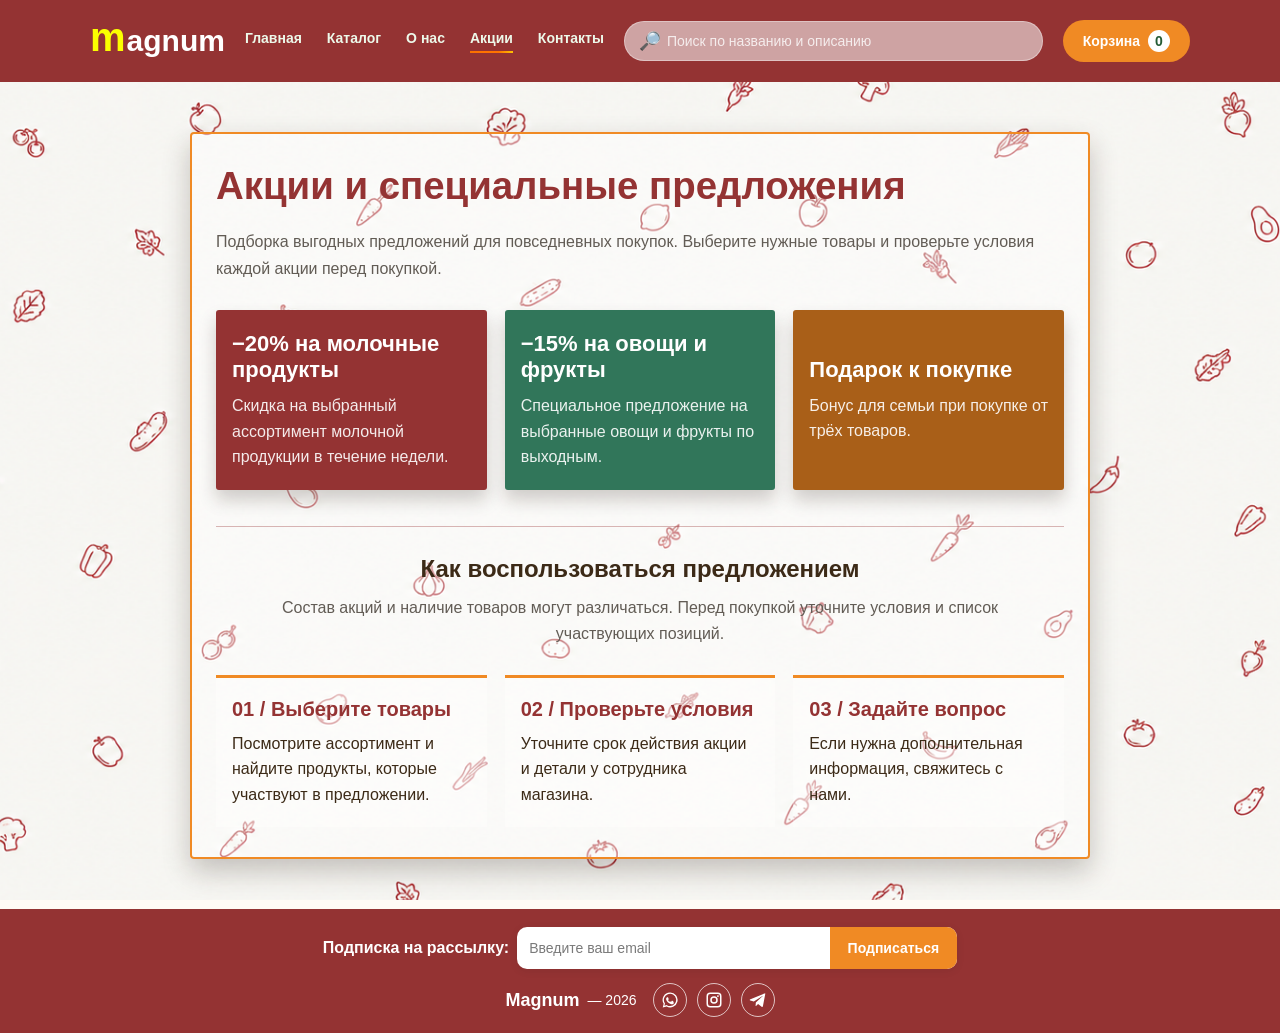
<file: site/sales.html>
<!DOCTYPE html>
<html lang="ru">
<head>
    <meta charset="UTF-8">
    <meta name="viewport" content="width=device-width, initial-scale=1.0">
    <title>market</title>
    <style>
        * {
            box-sizing: border-box;
        }

        body {
            margin: 0;
            font-family: Arial, sans-serif;
            background-color: #fffaf5;
            background-image: url("ChatGPT Image 29 сент. 2026 г., 17_31_54.png");
            background-position: center;
            background-size: cover;
            background-attachment: fixed;
            background-repeat: no-repeat;
            color: #333333;
            min-height: 100vh;
            display: flex;
            flex-direction: column;
        }

        main {
            flex: 1;
        }

        .container {
            width: min(1100px, calc(100% - 40px));
            margin: 0 auto;
        }

        .site-header {
            background: #943333;
            color: #ffffff;
            padding: 15px 0;
        }

        .header-wrap {
            display: flex;
            align-items: center;
            justify-content: space-between;
            gap: 20px;
            flex-wrap: wrap;
        }

        .header-search {
            flex: 1;
            max-width: 420px;
            min-width: 200px;
            position: relative;
            order: 2;
            margin-left: auto;
        }

        .header-search input {
            width: 100%;
            padding: 11px 15px 11px 42px;
            border: 1px solid rgba(255, 255, 255, 0.35);
            border-radius: 25px;
            background: rgba(253, 253, 253, 0.555);
            color: #ffffff;
            font-size: 14px;
            outline: none;
            transition: transform 0.2s ease, box-shadow 0.2s ease;
        }

        .header-search input::placeholder {
            color: rgba(255, 255, 255, 0.8);
        }

        .header-search .search-icon {
            position: absolute;
            z-index: 1;
            left: 15px;
            top: 50%;
            transform: translateY(-50%);
            transition: transform 0.2s ease;
            font-size: 18px;
            color: #ffffff;
            pointer-events: none;
        }

        .logo {
            color: #ffffff;
            text-decoration: none;
            font-size: 30px;
            font-weight: 700;
            font-family: Arial, sans-serif;
            display: flex;
            align-items: center;
            gap: 1px;
        }

        .logo-icon {
            font-size: 40px;
            color: #fbff00;
            margin-bottom: 7px;
        }

        .main-menu {
            display: flex;
            align-items: center;
            gap: 25px;
        }

        .main-menu a {
            color: #edf9ea;
            font-size: 14px;
            font-weight: 700;
            font-family: Arial, sans-serif;
            text-decoration: none;
        }

        .main-menu a::after {
            content: "";
            display: block;
            width: 0;
            height: 2px;
            background: linear-gradient(to right, #fa7000, #ff7300, #ff7300, #ffc400);
            margin-top: 5px;
            transition: width 0.3s ease;
        }

        .main-menu a:hover::after,
        .main-menu a.active::after {
            width: 100%;
        }

        .cart {
            background: #f08a24;
            color: #ffffff;
            border-radius: 25px;
            padding: 10px 20px;
            font-size: 14px;
            font-weight: 700;
            text-decoration: none;
            display: flex;
            gap: 8px;
            align-items: center;
            margin-left: auto;
            order: 3;
            transition: transform 0.2s ease, box-shadow 0.2s ease, background-color 0.2s ease;
        }

        @media (hover: hover) and (prefers-reduced-motion: no-preference) {
            .header-search:hover .search-icon {
                transform: translate(-3px, -50%);
            }

            .header-search:hover input {
                transform: scale(1.03);
                box-shadow: 0 4px 12px rgba(0, 0, 0, 0.2);
            }

            .cart:hover {
                transform: scale(1.06);
                background: #d97818;
                box-shadow: 0 4px 12px rgba(0, 0, 0, 0.2);
            }
        }

        .cart-count {
            background: #ffffff;
            color: #245b34;
            border-radius: 50%;
            width: 22px;
            height: 22px;
            display: inline-flex;
            align-items: center;
            justify-content: center;
            font-weight: 800;
        }

        .site-footer {
            background: #943333;
            color: #ffffff;
            padding: 18px 0 16px;
            text-align: center;
            font-size: 14px;
            margin-top: auto;
        }

        .site-footer .container {
            display: flex;
            align-items: center;
            justify-content: center;
            gap: 8px;
            flex-wrap: wrap;
        }

        .site-footer .footer-name {
            font-weight: 700;
            font-size: 18px;
        }

        .footer-socials {
            display: flex;
            align-items: center;
            gap: 10px;
            margin-left: 8px;
        }

        .footer-social-link {
            display: inline-flex;
            align-items: center;
            justify-content: center;
            width: 34px;
            height: 34px;
            color: #ffffff;
            border: 1px solid rgba(255, 255, 255, 0.7);
            border-radius: 50%;
            transition: background-color 0.2s ease, color 0.2s ease;
        }

        .footer-social-link:hover,
        .footer-social-link:focus-visible {
            background: #ffffff;
            color: #943333;
        }

        .footer-social-link svg {
            width: 18px;
            height: 18px;
            fill: currentColor;
        }

        .footer-newsletter {
            display: flex;
            align-items: center;
            justify-content: center;
            gap: 12px;
            flex-wrap: wrap;
            margin-bottom: 14px;
        }

        .footer-newsletter-label {
            color: #ffffff;
            font-size: 16px;
            font-weight: 700;
        }

        .subscribe-form {
            display: flex;
            align-items: center;
            background: #ffffff;
            border-radius: 10px;
            overflow: hidden;
            width: min(440px, 100%);
            min-height: 42px;
            box-shadow: 0 2px 8px rgba(0, 0, 0, 0.08);
        }

        .subscribe-form input {
            flex: 1;
            min-width: 0;
            border: none;
            outline: none;
            background: transparent;
            color: #333333;
            font-size: 14px;
            padding: 0 12px;
            height: 42px;
        }

        .subscribe-form input::placeholder {
            color: #7a7a7a;
        }

        .subscribe-form button {
            border: none;
            background: #f08a24;
            color: #ffffff;
            font-weight: 700;
            font-size: 14px;
            padding: 0 18px;
            height: 42px;
            cursor: pointer;
            transition: background 0.2s ease;
        }

        .subscribe-form button:hover {
            background: #dd7d1b;
        }

    .page {
        padding: 50px 0;
    }

    .page-card {
        max-width: 900px;
        margin: 0 auto;
        background: rgba(255, 255, 255, 0.4);
        border: 2px solid #943333;
        border-radius: 12px;
        padding: 30px 24px;
        box-shadow: 0 12px 28px rgba(35, 20, 12, 0.24);
    }

    .page-title {
        margin: 0 0 20px;
        text-align: center;
        color: #3c2a17;
        font-size: clamp(28px, 3vw, 40px);
    }

    .page-text {
        margin: 0;
        color: #625c55;
        font-size: 16px;
        line-height: 1.7;
        text-align: center;
    }

    .info-grid {
        display: grid;
        grid-template-columns: repeat(auto-fit, minmax(200px, 1fr));
        gap: 18px;
        margin-top: 28px;
    }

    .info-card {
        background: rgba(255, 255, 255, 0.3);
        border: 1px solid #c97b66;
        border-radius: 12px;
        padding: 20px 16px;
        text-align: center;
        box-shadow: 0 4px 10px rgba(60, 42, 23, 0.12);
        transition: transform 0.2s ease, box-shadow 0.2s ease;
    }

    @media (hover: hover) and (prefers-reduced-motion: no-preference) {
        .info-card:hover {
            z-index: 1;
            transform: scale(1.04);
            box-shadow: 0 10px 20px rgba(60, 42, 23, 0.2);
        }
    }

    .info-card h3 {
        margin: 0 0 10px;
        color: #943333;
        font-size: 20px;
    }

    .info-card p {
        margin: 0;
        color: #3c2a17;
        line-height: 1.6;
    }

    .content-section {
        margin-top: 36px;
        padding-top: 28px;
        border-top: 1px solid rgba(148, 51, 51, 0.35);
    }

    .section-title {
        margin: 0 0 12px;
        color: #3c2a17;
        font-size: 24px;
        text-align: center;
    }

    .section-text {
        max-width: 720px;
        margin: 0 auto;
        color: #625c55;
        line-height: 1.6;
        text-align: center;
    }

    .sales-card {
        border-color: #f08a24;
        border-radius: 4px;
    }

    .sales-card .page-title {
        color: #943333;
        text-align: left;
    }

    .sales-card .page-text {
        text-align: left;
    }

    .sales-offers .info-card {
        display: flex;
        min-height: 180px;
        flex-direction: column;
        justify-content: center;
        border: 0;
        border-radius: 3px;
        box-shadow: 0 10px 18px rgba(35, 20, 12, 0.2);
        color: #ffffff;
        text-align: left;
    }

    .sales-offers .info-card:nth-child(1) {
        background: #943333;
    }

    .sales-offers .info-card:nth-child(2) {
        background: #31765a;
    }

    .sales-offers .info-card:nth-child(3) {
        background: #a95f18;
    }

    .sales-offers .info-card h3 {
        color: #ffffff;
        font-size: 22px;
    }

    .sales-offers .info-card p {
        color: rgba(255, 255, 255, 0.9);
    }

    .sales-process .info-grid {
        counter-reset: sales-step;
    }

    .sales-process .info-card {
        counter-increment: sales-step;
        border: 0;
        border-top: 3px solid #f08a24;
        border-radius: 0;
        box-shadow: none;
        text-align: left;
    }

    .sales-process .info-card h3::before {
        content: counter(sales-step, decimal-leading-zero) " / ";
        color: #943333;
    }

    @media (max-width: 360px) {
        .main-menu {
            width: 100%;
            justify-content: space-between;
            gap: 8px;
        }

        .main-menu a {
            font-size: 12px;
        }
    }

    
    </style>
</head> 
<body>
    <header class="site-header">
        <div class="container header-wrap">
            <a class="logo" href="#">
                <span class="logo-icon">m</span>
                <span class="logo-text">agnum</span>
            </a>

            <nav class="main-menu">
                <a href="main.html">Главная</a>
                <a href="catalog.html">Каталог</a>
                <a href="aboutus.html">О нас</a>
                <a class="active" href="sales.html">Акции</a>
                <a href="cont.html">Контакты</a>
            </nav>

            <a class="cart" href="#">
                <span>Корзина</span>
                <span class="cart-count">0</span>
            </a>

            <div class="header-search">
                <span class="search-icon">🔎</span>
                <input id="productSearch" type="text" placeholder="Поиск по названию и описанию" aria-label="Поиск по названию и описанию">
            </div>
        </div>
    </header>

    <main class="page">
        <div class="container">
            <div class="page-card sales-card">
                <h1 class="page-title">Акции и специальные предложения</h1>
                <p class="page-text">Подборка выгодных предложений для повседневных покупок. Выберите нужные товары и проверьте условия каждой акции перед покупкой.</p>

                <div class="info-grid sales-offers">
                    <div class="info-card">
                        <h3>−20% на молочные продукты</h3>
                        <p>Скидка на выбранный ассортимент молочной продукции в течение недели.</p>
                    </div>
                    <div class="info-card">
                        <h3>−15% на овощи и фрукты</h3>
                        <p>Специальное предложение на выбранные овощи и фрукты по выходным.</p>
                    </div>
                    <div class="info-card">
                        <h3>Подарок к покупке</h3>
                        <p>Бонус для семьи при покупке от трёх товаров.</p>
                    </div>
                </div>

                <section class="content-section sales-process">
                    <h2 class="section-title">Как воспользоваться предложением</h2>
                    <p class="section-text">Состав акций и наличие товаров могут различаться. Перед покупкой уточните условия и список участвующих позиций.</p>
                    <div class="info-grid">
                        <div class="info-card">
                            <h3>Выберите товары</h3>
                            <p>Посмотрите ассортимент и найдите продукты, которые участвуют в предложении.</p>
                        </div>
                        <div class="info-card">
                            <h3>Проверьте условия</h3>
                            <p>Уточните срок действия акции и детали у сотрудника магазина.</p>
                        </div>
                        <div class="info-card">
                            <h3>Задайте вопрос</h3>
                            <p>Если нужна дополнительная информация, свяжитесь с нами.</p>
                        </div>
                    </div>
                </section>
            </div>
        </div>
    </main>

    <footer class="site-footer">
        <div class="container footer-newsletter">
            <span class="footer-newsletter-label">Подписка на рассылку:</span>
            <form class="subscribe-form">
                <input type="email" placeholder="Введите ваш email">
                <button type="button">Подписаться</button>
            </form>
        </div>

        <div class="container">
            <span class="footer-name">Magnum</span>
            <span> — 2026</span>
            <div class="footer-socials" aria-label="Мы в социальных сетях">
                <a class="footer-social-link" href="https://www.whatsapp.com/" target="_blank" rel="noopener noreferrer" aria-label="WhatsApp">
                    <svg viewBox="0 0 24 24" aria-hidden="true"><path d="M12.04 2a9.87 9.87 0 0 0-8.45 14.97L2.3 22l5.16-1.35A9.93 9.93 0 1 0 12.04 2Zm0 18.08a8.18 8.18 0 0 1-4.17-1.14l-.3-.18-3.06.8.82-2.98-.2-.31a8.18 8.18 0 1 1 6.91 3.81Zm4.49-6.13c-.25-.13-1.48-.73-1.71-.81-.23-.08-.4-.13-.57.13-.17.25-.65.81-.8.98-.15.17-.3.19-.55.06-.25-.12-1.05-.39-2-.1-.74-.68-1.24-1.52-1.38-1.77-.15-.25-.02-.39.11-.52.11-.11.25-.3.37-.44.12-.15.16-.25.25-.42.08-.17.04-.31-.02-.44-.06-.13-.57-1.37-.78-1.88-.2-.49-.41-.42-.57-.43h-.49c-.17 0-.44.06-.67.31-.23.25-.88.86-.88 2.1s.9 2.43 1.03 2.6c.13.17 1.77 2.7 4.28 3.78.6.26 1.07.41 1.44.52.6.19 1.15.16 1.58.1.48-.07 1.48-.61 1.69-1.2.21-.59.21-1.1.15-1.2-.06-.11-.23-.17-.48-.3Z"/></svg>
                </a>
                <a class="footer-social-link" href="https://www.instagram.com/" target="_blank" rel="noopener noreferrer" aria-label="Instagram">
                    <svg viewBox="0 0 24 24" aria-hidden="true"><path d="M7 2h10a5 5 0 0 1 5 5v10a5 5 0 0 1-5 5H7a5 5 0 0 1-5-5V7a5 5 0 0 1 5-5Zm0 2a3 3 0 0 0-3 3v10a3 3 0 0 0 3 3h10a3 3 0 0 0 3-3V7a3 3 0 0 0-3-3H7Zm5 3a5 5 0 1 1 0 10 5 5 0 0 1 0-10Zm0 2a3 3 0 1 0 0 6 3 3 0 0 0 0-6Zm5.25-3.5a1.25 1.25 0 1 1 0 2.5 1.25 1.25 0 0 1 0-2.5Z"/></svg>
                </a>
                <a class="footer-social-link" href="https://t.me/" target="_blank" rel="noopener noreferrer" aria-label="Telegram">
                    <svg viewBox="0 0 24 24" aria-hidden="true"><path d="M21.8 3.2 18.6 20c-.24 1.19-.86 1.48-1.74.92l-4.8-3.54-2.32 2.23c-.26.26-.48.48-.98.48l.35-4.9 8.92-8.06c.39-.35-.08-.54-.6-.19L6.41 14.02l-4.7-1.47c-1.02-.32-1.04-1.02.21-1.51L20.3 3.46c.85-.31 1.6.2 1.5-.26Z"/></svg>
                </a>
            </div>
        </div>
    </footer>
</file>
<file: music-player.css>
#rainfall {
    position: fixed;
    z-index: 9999;
    inset: 0;
    width: 100%;
    height: 100%;
    pointer-events: none;
}

.music-player {
    width: min(520px, calc(100% - 40px));
    margin: 0 auto 16px;
    padding: 14px 18px;
    border: 1px solid rgba(255, 255, 255, 0.22);
    border-radius: 16px;
    background: rgba(68, 20, 20, 0.42);
    text-align: left;
}

.music-player__heading {
    display: flex;
    align-items: center;
    gap: 11px;
    margin-bottom: 12px;
}

.music-player__icon {
    display: grid;
    width: 38px;
    height: 38px;
    flex: 0 0 38px;
    place-items: center;
    border-radius: 11px;
    background: #f08a24;
    font-size: 19px;
}

.music-player__track {
    min-width: 0;
}

.music-player__title {
    display: block;
    overflow: hidden;
    font-size: 14px;
    font-weight: 700;
    text-overflow: ellipsis;
    white-space: nowrap;
}

.music-player__subtitle,
.music-player__status {
    display: block;
    margin-top: 3px;
    color: rgba(255, 255, 255, 0.72);
    font-size: 12px;
}

.music-player__controls {
    display: flex;
    align-items: center;
    gap: 10px;
}

.music-player__button {
    display: grid;
    width: 38px;
    height: 38px;
    flex: 0 0 38px;
    place-items: center;
    border: 0;
    border-radius: 50%;
    background: #ffffff;
    color: #943333;
    cursor: pointer;
    font-size: 17px;
    transition: transform 0.2s ease, background-color 0.2s ease;
}

.music-player__button:hover {
    transform: scale(1.06);
    background: #fff0dc;
}

.music-player__button:focus-visible,
.music-player input:focus-visible {
    outline: 2px solid #ffc400;
    outline-offset: 3px;
}

.music-player__timeline {
    display: grid;
    min-width: 0;
    flex: 1;
    grid-template-columns: 35px minmax(0, 1fr) 35px;
    align-items: center;
    gap: 7px;
}

.music-player__time {
    color: rgba(255, 255, 255, 0.82);
    font-size: 11px;
    font-variant-numeric: tabular-nums;
    text-align: center;
}

.music-player input[type="range"] {
    width: 100%;
    margin: 0;
    accent-color: #ffc400;
    cursor: pointer;
}

.music-player__volume {
    width: 76px !important;
    flex: 0 0 76px;
}

.music-player__status {
    min-height: 14px;
    margin: 9px 0 0 48px;
}

@media (max-width: 480px) {
    .music-player {
        width: calc(100% - 24px);
        padding: 12px;
    }

    .music-player__controls {
        gap: 7px;
    }

    .music-player__volume {
        width: 58px !important;
        flex-basis: 58px;
    }
}
</file>
